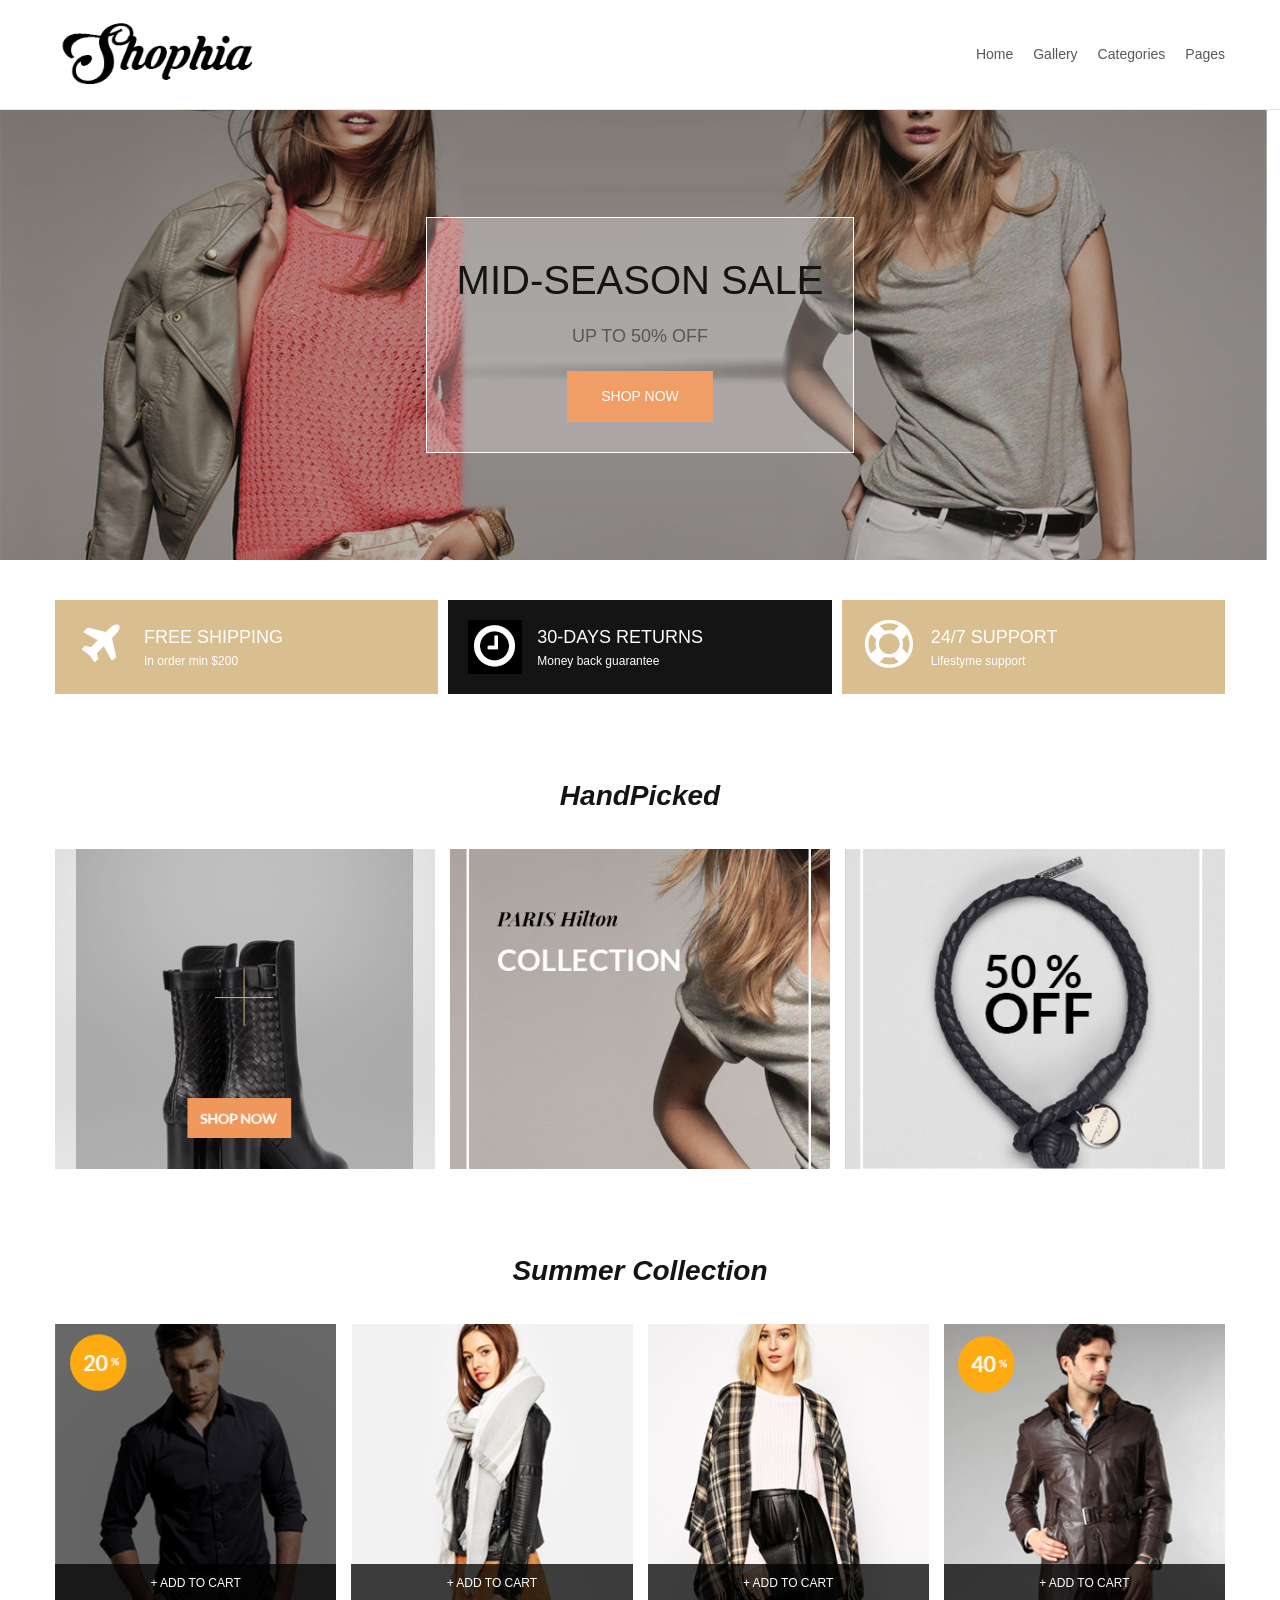
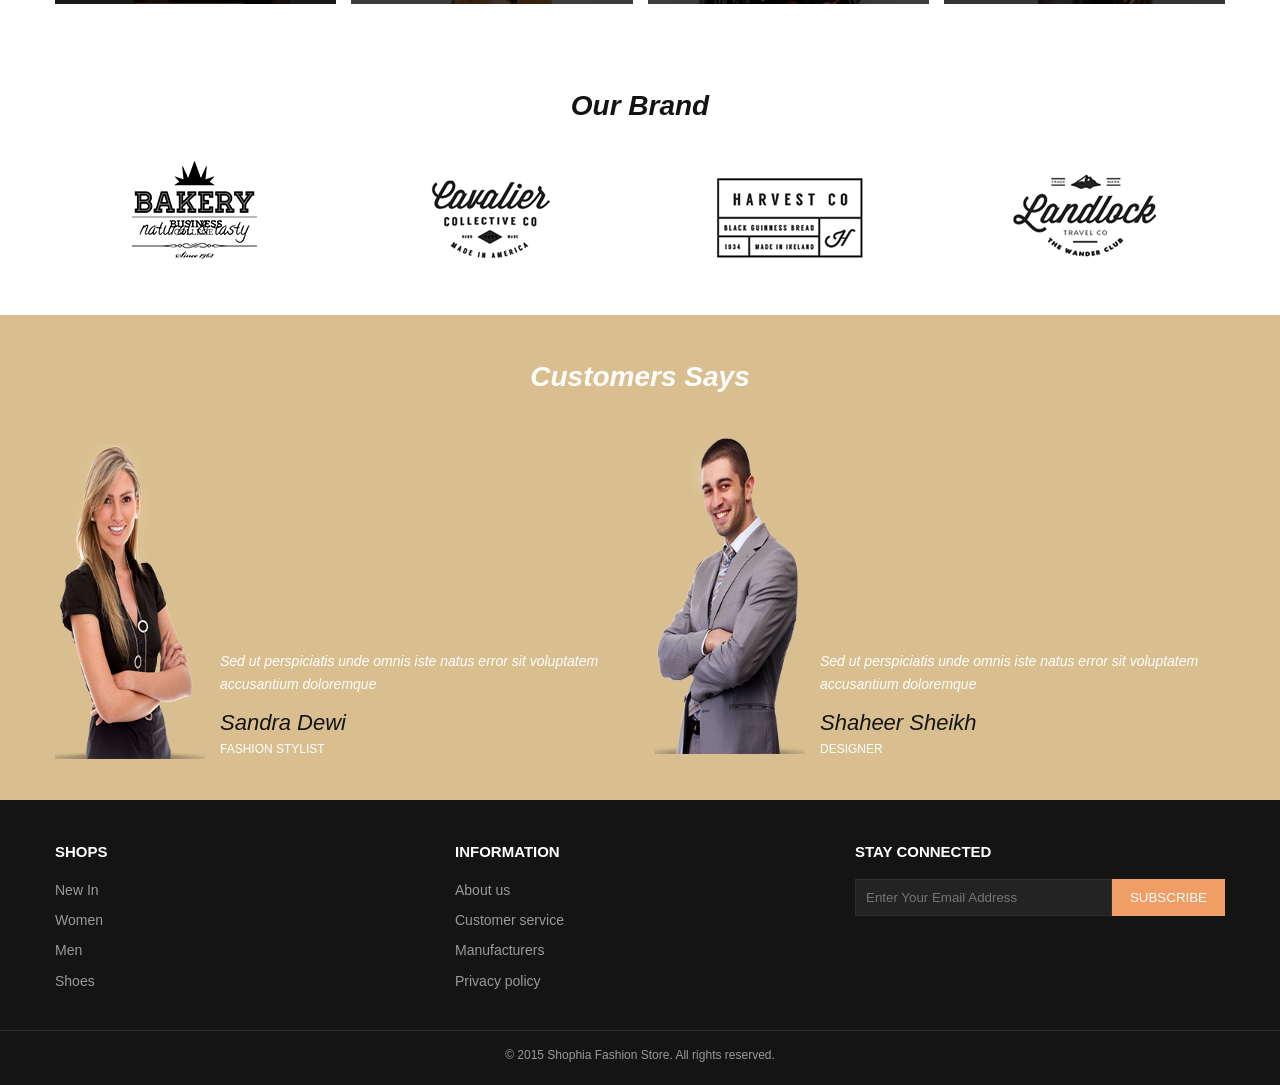
<file: index.html>
<!DOCTYPE html>
<html lang="en">
<head>
  <meta charset="utf-8">
  <meta name="viewport" content="width=device-width, initial-scale=1">
  <title>Shophia — Fashion Store</title>
  <meta name="description" content="Shophia fashion store: mid-season sale, hand picked and summer collection.">
  <link rel="stylesheet/less" type="text/css" href="less/style.less">
  <script src="js/less.min.js"></script>
</head>
<body>

<header class="header">
  <div class="container header__inner">
    <img class="logo" src="img/logo.png" width="200" height="79" alt="Shophia">
    <nav>
      <ul class="menu">
        <li><a href="#picked">Home</a></li>
        <li><a href="#picked">Gallery</a></li>
        <li><a href="#collection">Categories</a></li>
        <li><a href="#brands">Pages</a></li>
      </ul>
    </nav>
  </div>
</header>

<section class="hero">
  <div class="hero__box">
    <h1 class="hero__title">Mid-season sale</h1>
    <p class="hero__text">up to 50% off</p>
    <a class="btn" href="#collection">Shop now</a>
  </div>
</section>

<section class="features">
  <h2 class="visually-hidden">Advantages</h2>
  <div class="container features__list">
    <div class="feature">
      <img src="img/ic-ship.png" width="54" height="54" alt="">
      <div>
        <h3>Free shipping</h3>
        <p>In order min $200</p>
      </div>
    </div>
    <div class="feature feature--dark">
      <img src="img/ic-return.png" width="54" height="54" alt="">
      <div>
        <h3>30-days returns</h3>
        <p>Money back guarantee</p>
      </div>
    </div>
    <div class="feature">
      <img src="img/ic-support.png" width="54" height="54" alt="">
      <div>
        <h3>24/7 support</h3>
        <p>Lifestyme support</p>
      </div>
    </div>
  </div>
</section>

<section class="section" id="picked">
  <div class="container">
    <h2 class="title">HandPicked</h2>
    <div class="picked">
      <img src="img/hp-boots.png" width="399" height="397" alt="Leather boots">
      <img src="img/hp-paris.png" width="460" height="815" alt="Paris Hilton collection">
      <img src="img/hp-necklace.png" width="400" height="397" alt="Necklace with 50% off">
    </div>
  </div>
</section>

<section class="section" id="collection">
  <div class="container">
    <h2 class="title">Summer Collection</h2>
    <ul class="products">
      <li class="product">
        <img src="img/product-1.png" width="300" height="298" alt="Black shirt">
        <span class="product__cart">+ Add to cart</span>
      </li>
      <li class="product">
        <img src="img/product-2.png" width="300" height="298" alt="Leather jacket">
        <span class="product__cart">+ Add to cart</span>
      </li>
      <li class="product">
        <img src="img/product-3.png" width="300" height="298" alt="Checked poncho">
        <span class="product__cart">+ Add to cart</span>
      </li>
      <li class="product">
        <img src="img/product-4.png" width="300" height="298" alt="Brown coat">
        <span class="product__cart">+ Add to cart</span>
      </li>
    </ul>
  </div>
</section>

<section class="section" id="brands">
  <div class="container">
    <h2 class="title">Our Brand</h2>
    <ul class="brands">
      <li><img src="img/brand-1.png" width="170" height="110" alt="Bakery"></li>
      <li><img src="img/brand-2.png" width="170" height="110" alt="Cavalier"></li>
      <li><img src="img/brand-3.png" width="170" height="110" alt="Harvest Co"></li>
      <li><img src="img/brand-4.png" width="170" height="110" alt="Landlock"></li>
    </ul>
  </div>
</section>

<section class="reviews">
  <div class="container">
    <h2 class="title title--light">Customers Says</h2>
    <div class="reviews__list">
      <div class="review">
        <img src="img/person-1.png" width="200" height="330" alt="">
        <div>
          <p class="review__text">Sed ut perspiciatis unde omnis iste natus error sit voluptatem accusantium doloremque</p>
          <p class="review__name">Sandra Dewi</p>
          <p class="review__role">Fashion stylist</p>
        </div>
      </div>
      <div class="review">
        <img src="img/person-2.png" width="200" height="330" alt="">
        <div>
          <p class="review__text">Sed ut perspiciatis unde omnis iste natus error sit voluptatem accusantium doloremque</p>
          <p class="review__name">Shaheer Sheikh</p>
          <p class="review__role">Designer</p>
        </div>
      </div>
    </div>
  </div>
</section>

<footer class="footer">
  <div class="container footer__inner">
    <div class="footer__col">
      <h2>Shops</h2>
      <ul>
        <li><a href="#collection">New In</a></li>
        <li><a href="#collection">Women</a></li>
        <li><a href="#collection">Men</a></li>
        <li><a href="#collection">Shoes</a></li>
      </ul>
    </div>
    <div class="footer__col">
      <h2>Information</h2>
      <ul>
        <li><a href="#picked">About us</a></li>
        <li><a href="#picked">Customer service</a></li>
        <li><a href="#brands">Manufacturers</a></li>
        <li><a href="#picked">Privacy policy</a></li>
      </ul>
    </div>
    <div class="footer__col">
      <h2>Stay connected</h2>
      <form class="subscribe" action="#" method="post">
        <label class="visually-hidden" for="mail">Email</label>
        <input id="mail" type="email" name="mail" placeholder="Enter Your Email Address" required>
        <button type="submit">Subscribe</button>
      </form>
    </div>
  </div>
  <p class="footer__copy">© 2015 Shophia Fashion Store. All rights reserved.</p>
</footer>

</body>
</html>
</file>
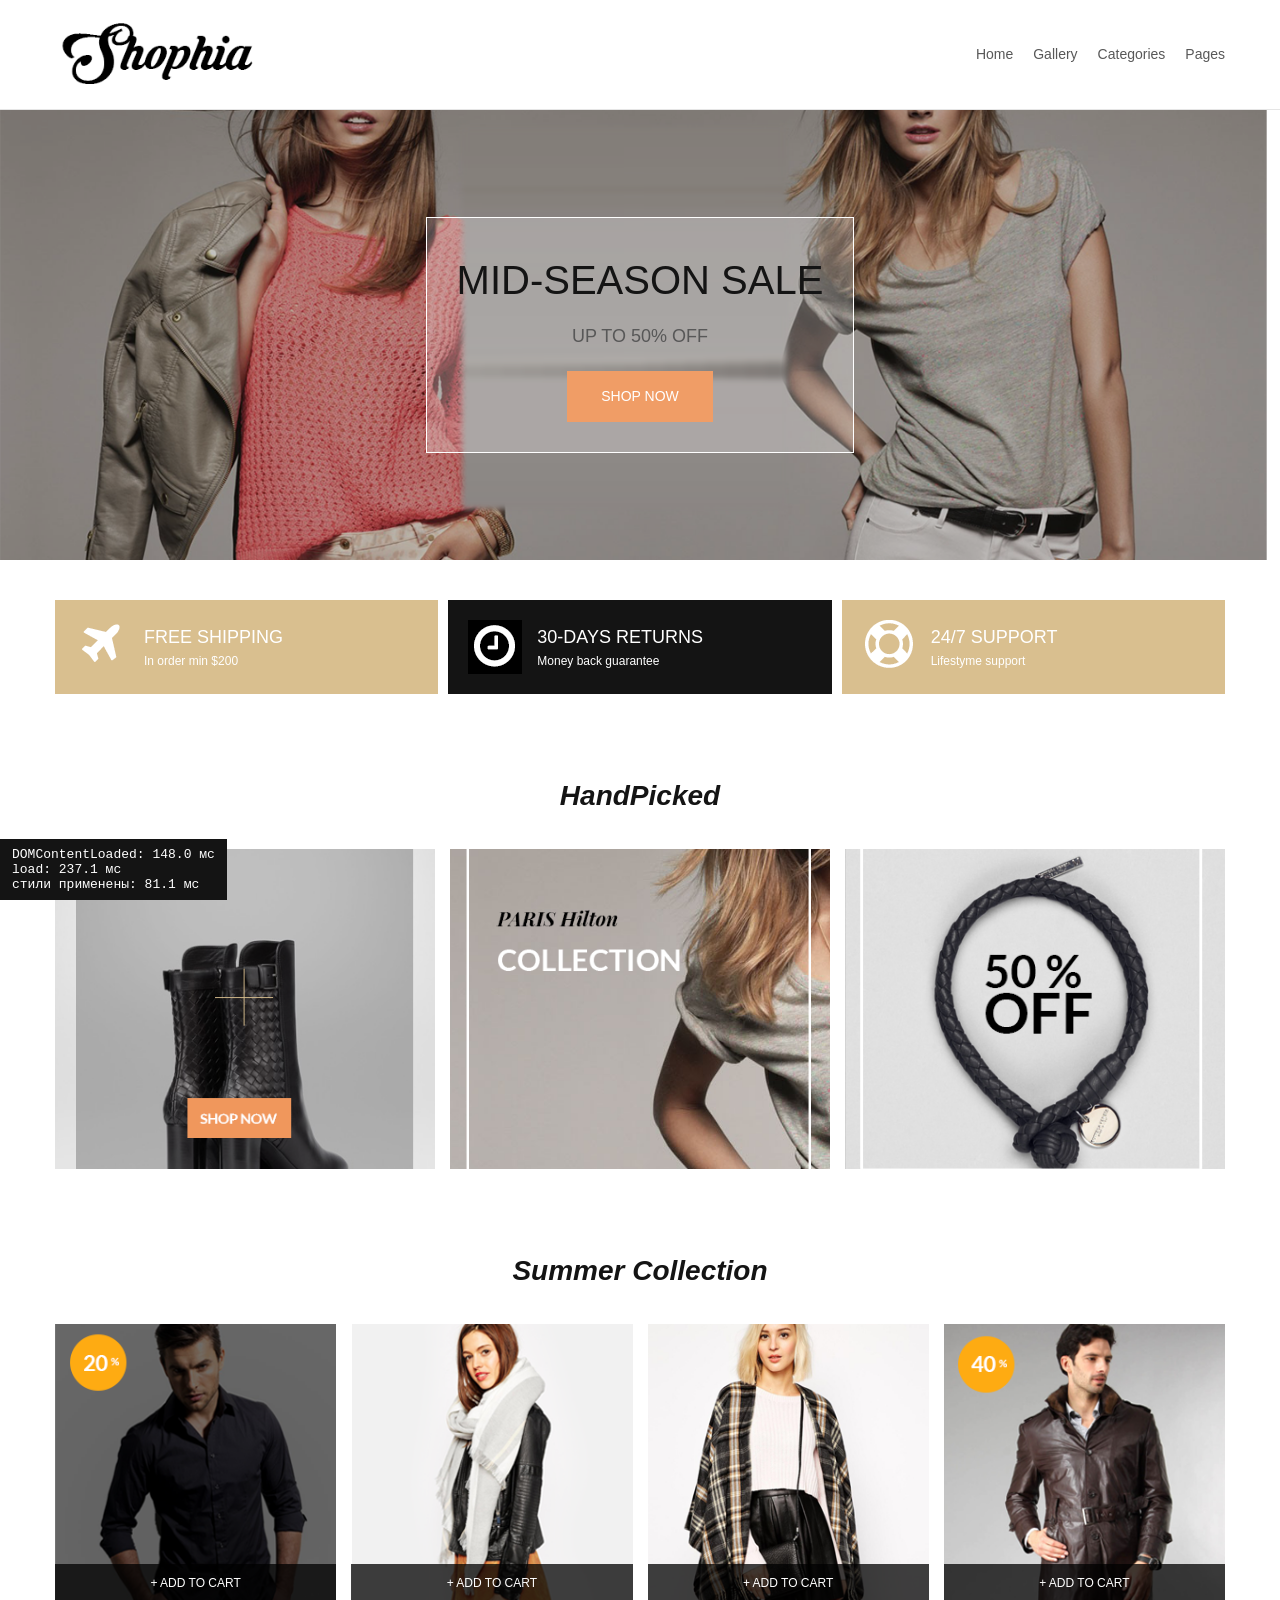
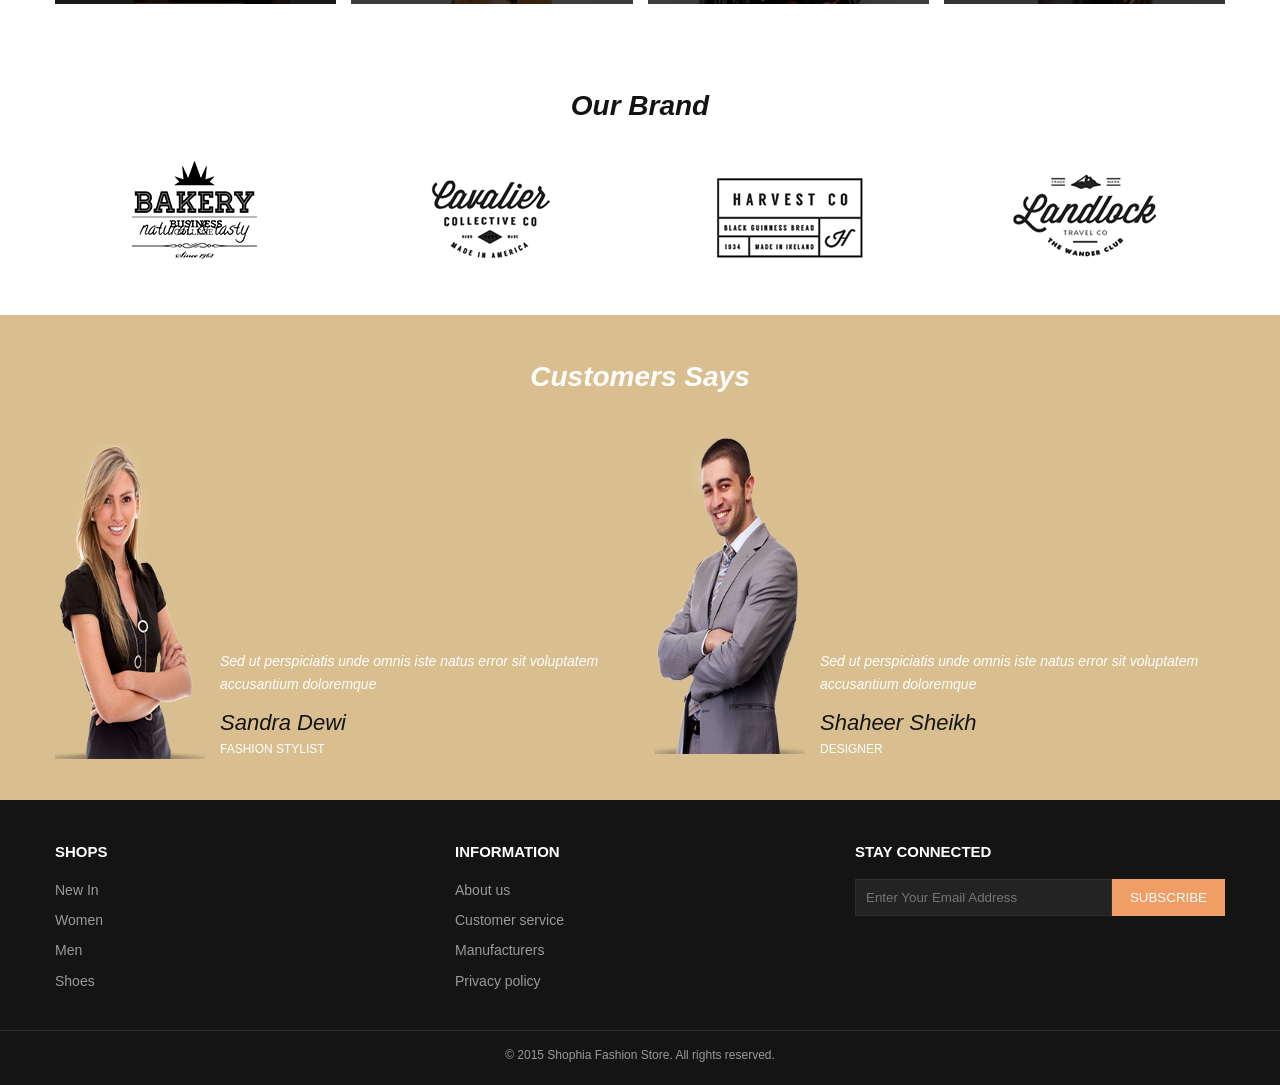
<file: adaptive-css/index.html>
<!DOCTYPE html>
<html lang="en">
<head>
  <meta charset="utf-8">
  <meta name="viewport" content="width=device-width, initial-scale=1">
  <title>Shophia. Адаптив, готовый CSS</title>
  <meta name="description" content="Shophia fashion store: mid-season sale, hand picked and summer collection.">
  <link rel="stylesheet" href="../css/style.css">
  <script src="../measure.js"></script>
</head>
<body>

<header class="header">
  <div class="container header__inner">
    <img class="logo" src="../img/logo.png" width="200" height="79" alt="Shophia">
    <nav>
      <ul class="menu">
        <li><a href="#picked">Home</a></li>
        <li><a href="#picked">Gallery</a></li>
        <li><a href="#collection">Categories</a></li>
        <li><a href="#brands">Pages</a></li>
      </ul>
    </nav>
  </div>
</header>

<section class="hero">
  <div class="hero__box">
    <h1 class="hero__title">Mid-season sale</h1>
    <p class="hero__text">up to 50% off</p>
    <a class="btn" href="#collection">Shop now</a>
  </div>
</section>

<section class="features">
  <h2 class="visually-hidden">Advantages</h2>
  <div class="container features__list">
    <div class="feature">
      <img src="../img/ic-ship.png" width="54" height="54" alt="">
      <div>
        <h3>Free shipping</h3>
        <p>In order min $200</p>
      </div>
    </div>
    <div class="feature feature--dark">
      <img src="../img/ic-return.png" width="54" height="54" alt="">
      <div>
        <h3>30-days returns</h3>
        <p>Money back guarantee</p>
      </div>
    </div>
    <div class="feature">
      <img src="../img/ic-support.png" width="54" height="54" alt="">
      <div>
        <h3>24/7 support</h3>
        <p>Lifestyme support</p>
      </div>
    </div>
  </div>
</section>

<section class="section" id="picked">
  <div class="container">
    <h2 class="title">HandPicked</h2>
    <div class="picked">
      <img src="../img/hp-boots.png" width="399" height="397" alt="Leather boots">
      <img src="../img/hp-paris.png" width="460" height="815" alt="Paris Hilton collection">
      <img src="../img/hp-necklace.png" width="400" height="397" alt="Necklace with 50% off">
    </div>
  </div>
</section>

<section class="section" id="collection">
  <div class="container">
    <h2 class="title">Summer Collection</h2>
    <ul class="products">
      <li class="product">
        <img src="../img/product-1.png" width="300" height="298" alt="Black shirt">
        <span class="product__cart">+ Add to cart</span>
      </li>
      <li class="product">
        <img src="../img/product-2.png" width="300" height="298" alt="Leather jacket">
        <span class="product__cart">+ Add to cart</span>
      </li>
      <li class="product">
        <img src="../img/product-3.png" width="300" height="298" alt="Checked poncho">
        <span class="product__cart">+ Add to cart</span>
      </li>
      <li class="product">
        <img src="../img/product-4.png" width="300" height="298" alt="Brown coat">
        <span class="product__cart">+ Add to cart</span>
      </li>
    </ul>
  </div>
</section>

<section class="section" id="brands">
  <div class="container">
    <h2 class="title">Our Brand</h2>
    <ul class="brands">
      <li><img src="../img/brand-1.png" width="170" height="110" alt="Bakery"></li>
      <li><img src="../img/brand-2.png" width="170" height="110" alt="Cavalier"></li>
      <li><img src="../img/brand-3.png" width="170" height="110" alt="Harvest Co"></li>
      <li><img src="../img/brand-4.png" width="170" height="110" alt="Landlock"></li>
    </ul>
  </div>
</section>

<section class="reviews">
  <div class="container">
    <h2 class="title title--light">Customers Says</h2>
    <div class="reviews__list">
      <div class="review">
        <img src="../img/person-1.png" width="200" height="330" alt="">
        <div>
          <p class="review__text">Sed ut perspiciatis unde omnis iste natus error sit voluptatem accusantium doloremque</p>
          <p class="review__name">Sandra Dewi</p>
          <p class="review__role">Fashion stylist</p>
        </div>
      </div>
      <div class="review">
        <img src="../img/person-2.png" width="200" height="330" alt="">
        <div>
          <p class="review__text">Sed ut perspiciatis unde omnis iste natus error sit voluptatem accusantium doloremque</p>
          <p class="review__name">Shaheer Sheikh</p>
          <p class="review__role">Designer</p>
        </div>
      </div>
    </div>
  </div>
</section>

<footer class="footer">
  <div class="container footer__inner">
    <div class="footer__col">
      <h2>Shops</h2>
      <ul>
        <li><a href="#collection">New In</a></li>
        <li><a href="#collection">Women</a></li>
        <li><a href="#collection">Men</a></li>
        <li><a href="#collection">Shoes</a></li>
      </ul>
    </div>
    <div class="footer__col">
      <h2>Information</h2>
      <ul>
        <li><a href="#picked">About us</a></li>
        <li><a href="#picked">Customer service</a></li>
        <li><a href="#brands">Manufacturers</a></li>
        <li><a href="#picked">Privacy policy</a></li>
      </ul>
    </div>
    <div class="footer__col">
      <h2>Stay connected</h2>
      <form class="subscribe" action="#" method="post">
        <label class="visually-hidden" for="mail">Email</label>
        <input id="mail" type="email" name="mail" placeholder="Enter Your Email Address" required>
        <button type="submit">Subscribe</button>
      </form>
    </div>
  </div>
  <p class="footer__copy">© 2015 Shophia Fashion Store. All rights reserved.</p>
</footer>

</body>
</html>
</file>
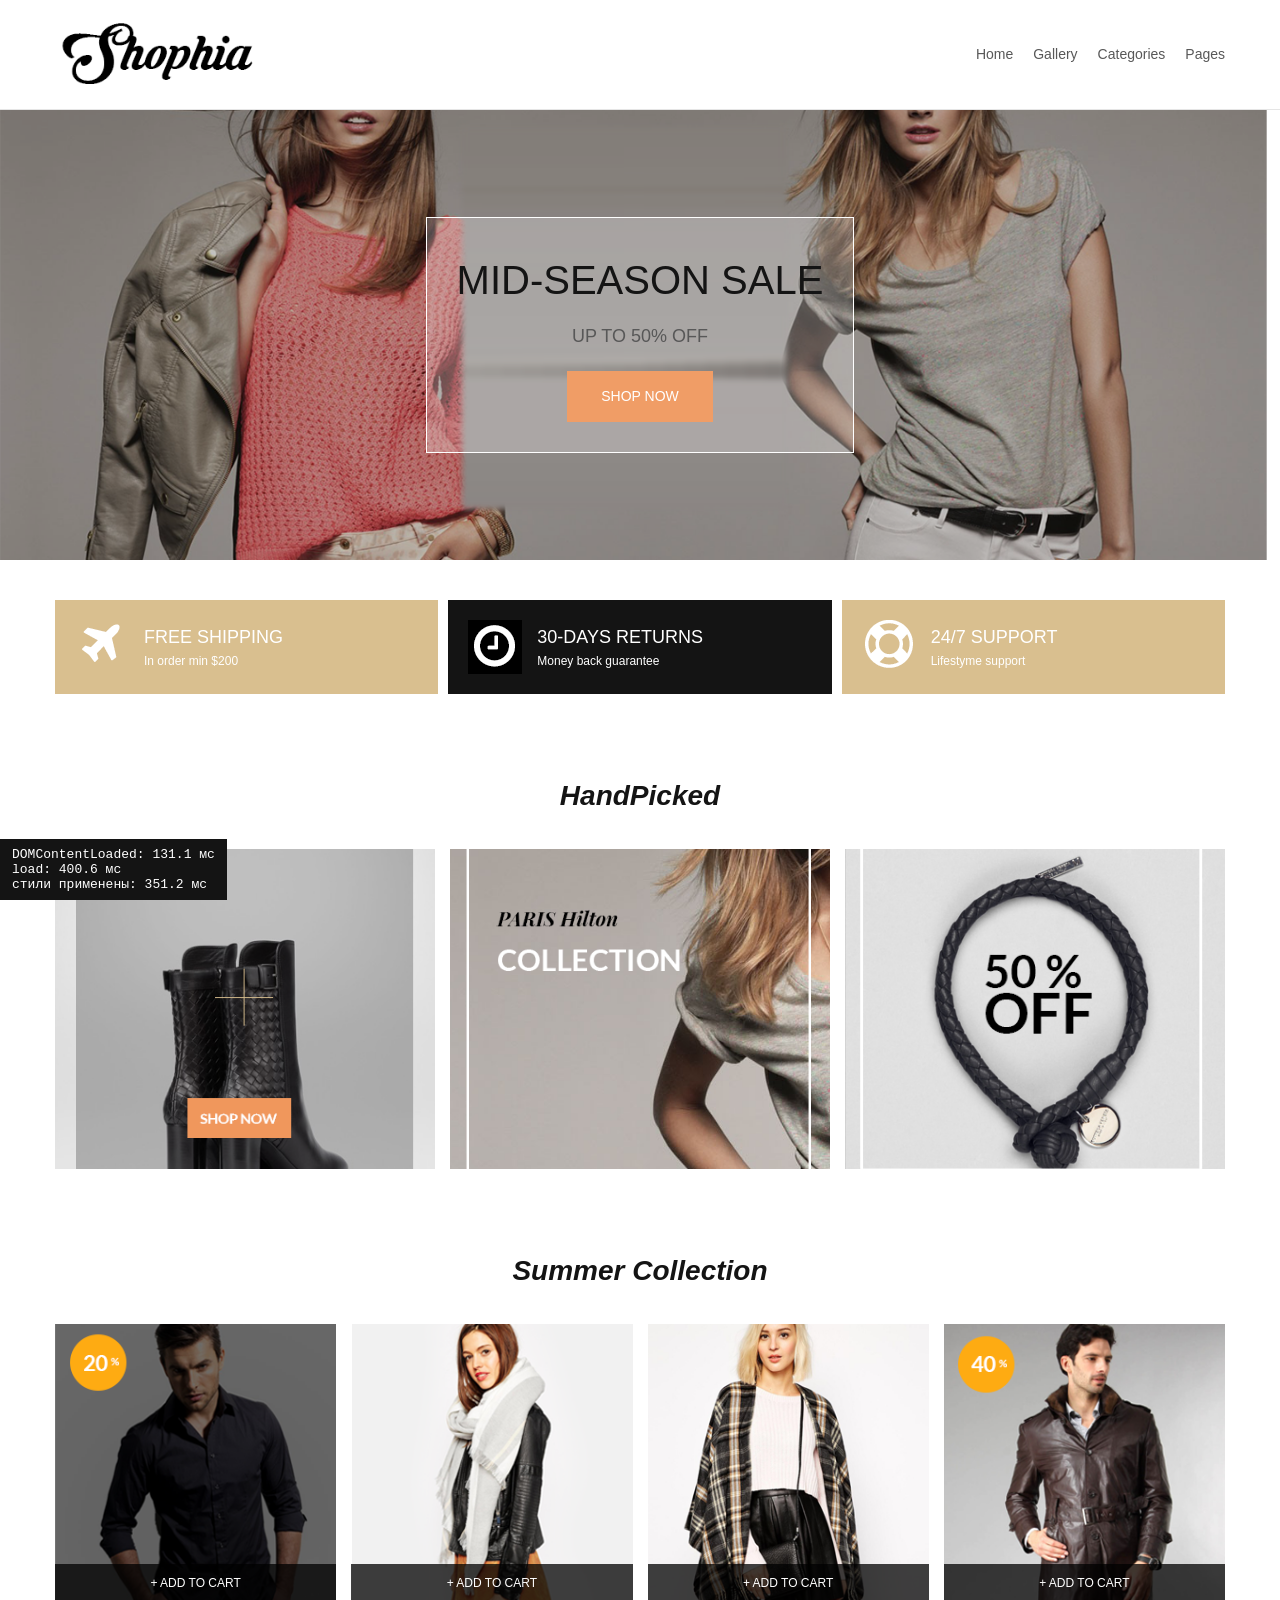
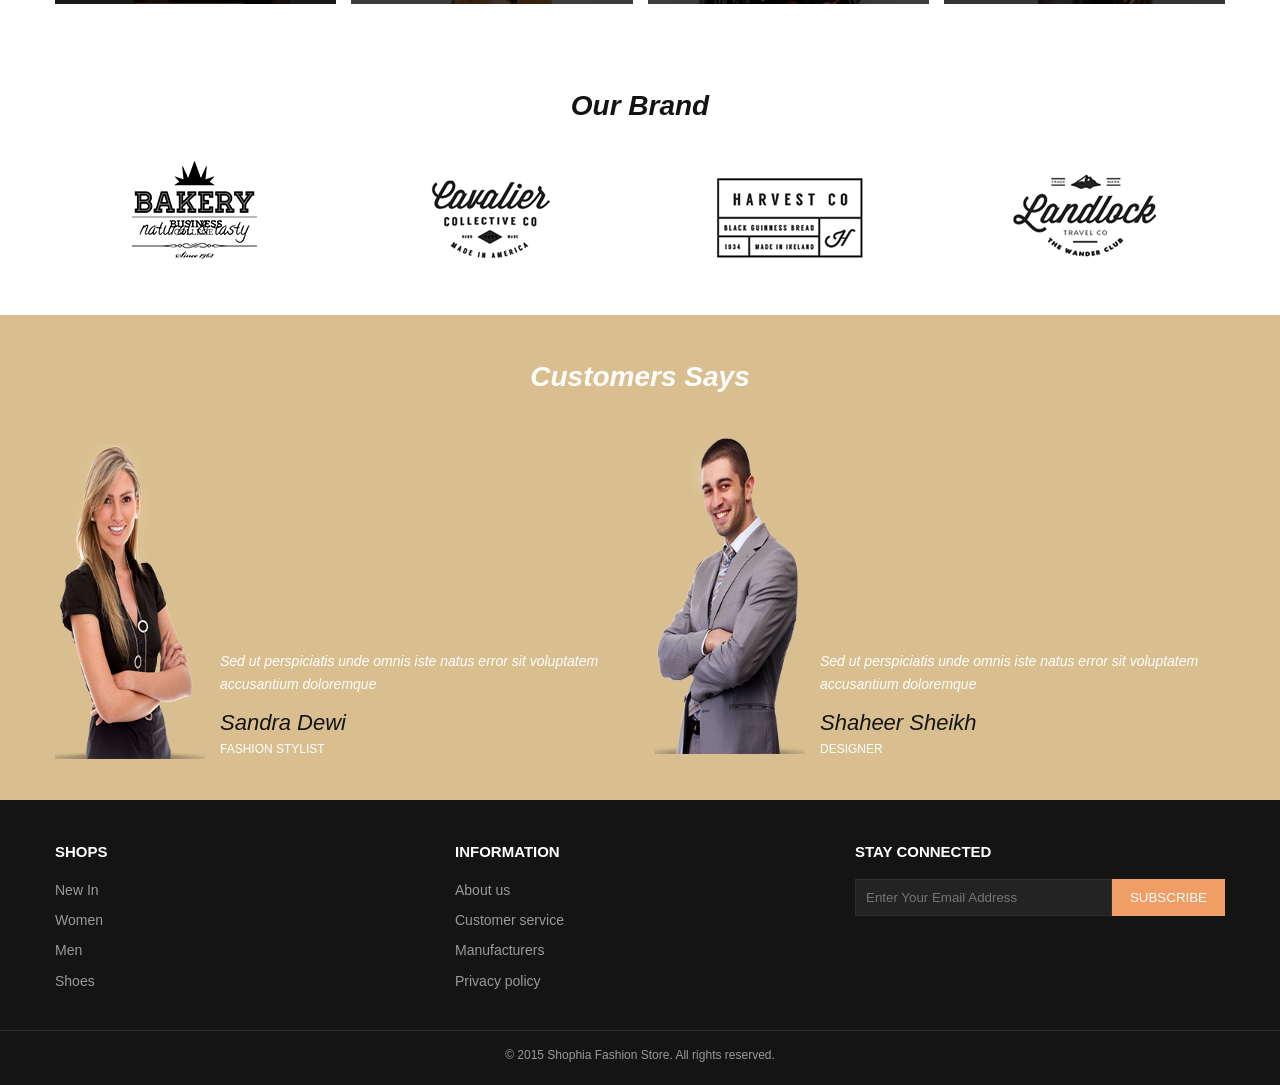
<file: adaptive-less/index.html>
<!DOCTYPE html>
<html lang="en">
<head>
  <meta charset="utf-8">
  <meta name="viewport" content="width=device-width, initial-scale=1">
  <title>Shophia. Адаптив, LESS в браузере</title>
  <meta name="description" content="Shophia fashion store: mid-season sale, hand picked and summer collection.">
  <link rel="stylesheet/less" type="text/css" href="../less/style.less">
  <script src="../js/less.min.js"></script>
  <script src="../measure.js"></script>
</head>
<body>

<header class="header">
  <div class="container header__inner">
    <img class="logo" src="../img/logo.png" width="200" height="79" alt="Shophia">
    <nav>
      <ul class="menu">
        <li><a href="#picked">Home</a></li>
        <li><a href="#picked">Gallery</a></li>
        <li><a href="#collection">Categories</a></li>
        <li><a href="#brands">Pages</a></li>
      </ul>
    </nav>
  </div>
</header>

<section class="hero">
  <div class="hero__box">
    <h1 class="hero__title">Mid-season sale</h1>
    <p class="hero__text">up to 50% off</p>
    <a class="btn" href="#collection">Shop now</a>
  </div>
</section>

<section class="features">
  <h2 class="visually-hidden">Advantages</h2>
  <div class="container features__list">
    <div class="feature">
      <img src="../img/ic-ship.png" width="54" height="54" alt="">
      <div>
        <h3>Free shipping</h3>
        <p>In order min $200</p>
      </div>
    </div>
    <div class="feature feature--dark">
      <img src="../img/ic-return.png" width="54" height="54" alt="">
      <div>
        <h3>30-days returns</h3>
        <p>Money back guarantee</p>
      </div>
    </div>
    <div class="feature">
      <img src="../img/ic-support.png" width="54" height="54" alt="">
      <div>
        <h3>24/7 support</h3>
        <p>Lifestyme support</p>
      </div>
    </div>
  </div>
</section>

<section class="section" id="picked">
  <div class="container">
    <h2 class="title">HandPicked</h2>
    <div class="picked">
      <img src="../img/hp-boots.png" width="399" height="397" alt="Leather boots">
      <img src="../img/hp-paris.png" width="460" height="815" alt="Paris Hilton collection">
      <img src="../img/hp-necklace.png" width="400" height="397" alt="Necklace with 50% off">
    </div>
  </div>
</section>

<section class="section" id="collection">
  <div class="container">
    <h2 class="title">Summer Collection</h2>
    <ul class="products">
      <li class="product">
        <img src="../img/product-1.png" width="300" height="298" alt="Black shirt">
        <span class="product__cart">+ Add to cart</span>
      </li>
      <li class="product">
        <img src="../img/product-2.png" width="300" height="298" alt="Leather jacket">
        <span class="product__cart">+ Add to cart</span>
      </li>
      <li class="product">
        <img src="../img/product-3.png" width="300" height="298" alt="Checked poncho">
        <span class="product__cart">+ Add to cart</span>
      </li>
      <li class="product">
        <img src="../img/product-4.png" width="300" height="298" alt="Brown coat">
        <span class="product__cart">+ Add to cart</span>
      </li>
    </ul>
  </div>
</section>

<section class="section" id="brands">
  <div class="container">
    <h2 class="title">Our Brand</h2>
    <ul class="brands">
      <li><img src="../img/brand-1.png" width="170" height="110" alt="Bakery"></li>
      <li><img src="../img/brand-2.png" width="170" height="110" alt="Cavalier"></li>
      <li><img src="../img/brand-3.png" width="170" height="110" alt="Harvest Co"></li>
      <li><img src="../img/brand-4.png" width="170" height="110" alt="Landlock"></li>
    </ul>
  </div>
</section>

<section class="reviews">
  <div class="container">
    <h2 class="title title--light">Customers Says</h2>
    <div class="reviews__list">
      <div class="review">
        <img src="../img/person-1.png" width="200" height="330" alt="">
        <div>
          <p class="review__text">Sed ut perspiciatis unde omnis iste natus error sit voluptatem accusantium doloremque</p>
          <p class="review__name">Sandra Dewi</p>
          <p class="review__role">Fashion stylist</p>
        </div>
      </div>
      <div class="review">
        <img src="../img/person-2.png" width="200" height="330" alt="">
        <div>
          <p class="review__text">Sed ut perspiciatis unde omnis iste natus error sit voluptatem accusantium doloremque</p>
          <p class="review__name">Shaheer Sheikh</p>
          <p class="review__role">Designer</p>
        </div>
      </div>
    </div>
  </div>
</section>

<footer class="footer">
  <div class="container footer__inner">
    <div class="footer__col">
      <h2>Shops</h2>
      <ul>
        <li><a href="#collection">New In</a></li>
        <li><a href="#collection">Women</a></li>
        <li><a href="#collection">Men</a></li>
        <li><a href="#collection">Shoes</a></li>
      </ul>
    </div>
    <div class="footer__col">
      <h2>Information</h2>
      <ul>
        <li><a href="#picked">About us</a></li>
        <li><a href="#picked">Customer service</a></li>
        <li><a href="#brands">Manufacturers</a></li>
        <li><a href="#picked">Privacy policy</a></li>
      </ul>
    </div>
    <div class="footer__col">
      <h2>Stay connected</h2>
      <form class="subscribe" action="#" method="post">
        <label class="visually-hidden" for="mail">Email</label>
        <input id="mail" type="email" name="mail" placeholder="Enter Your Email Address" required>
        <button type="submit">Subscribe</button>
      </form>
    </div>
  </div>
  <p class="footer__copy">© 2015 Shophia Fashion Store. All rights reserved.</p>
</footer>

</body>
</html>
</file>
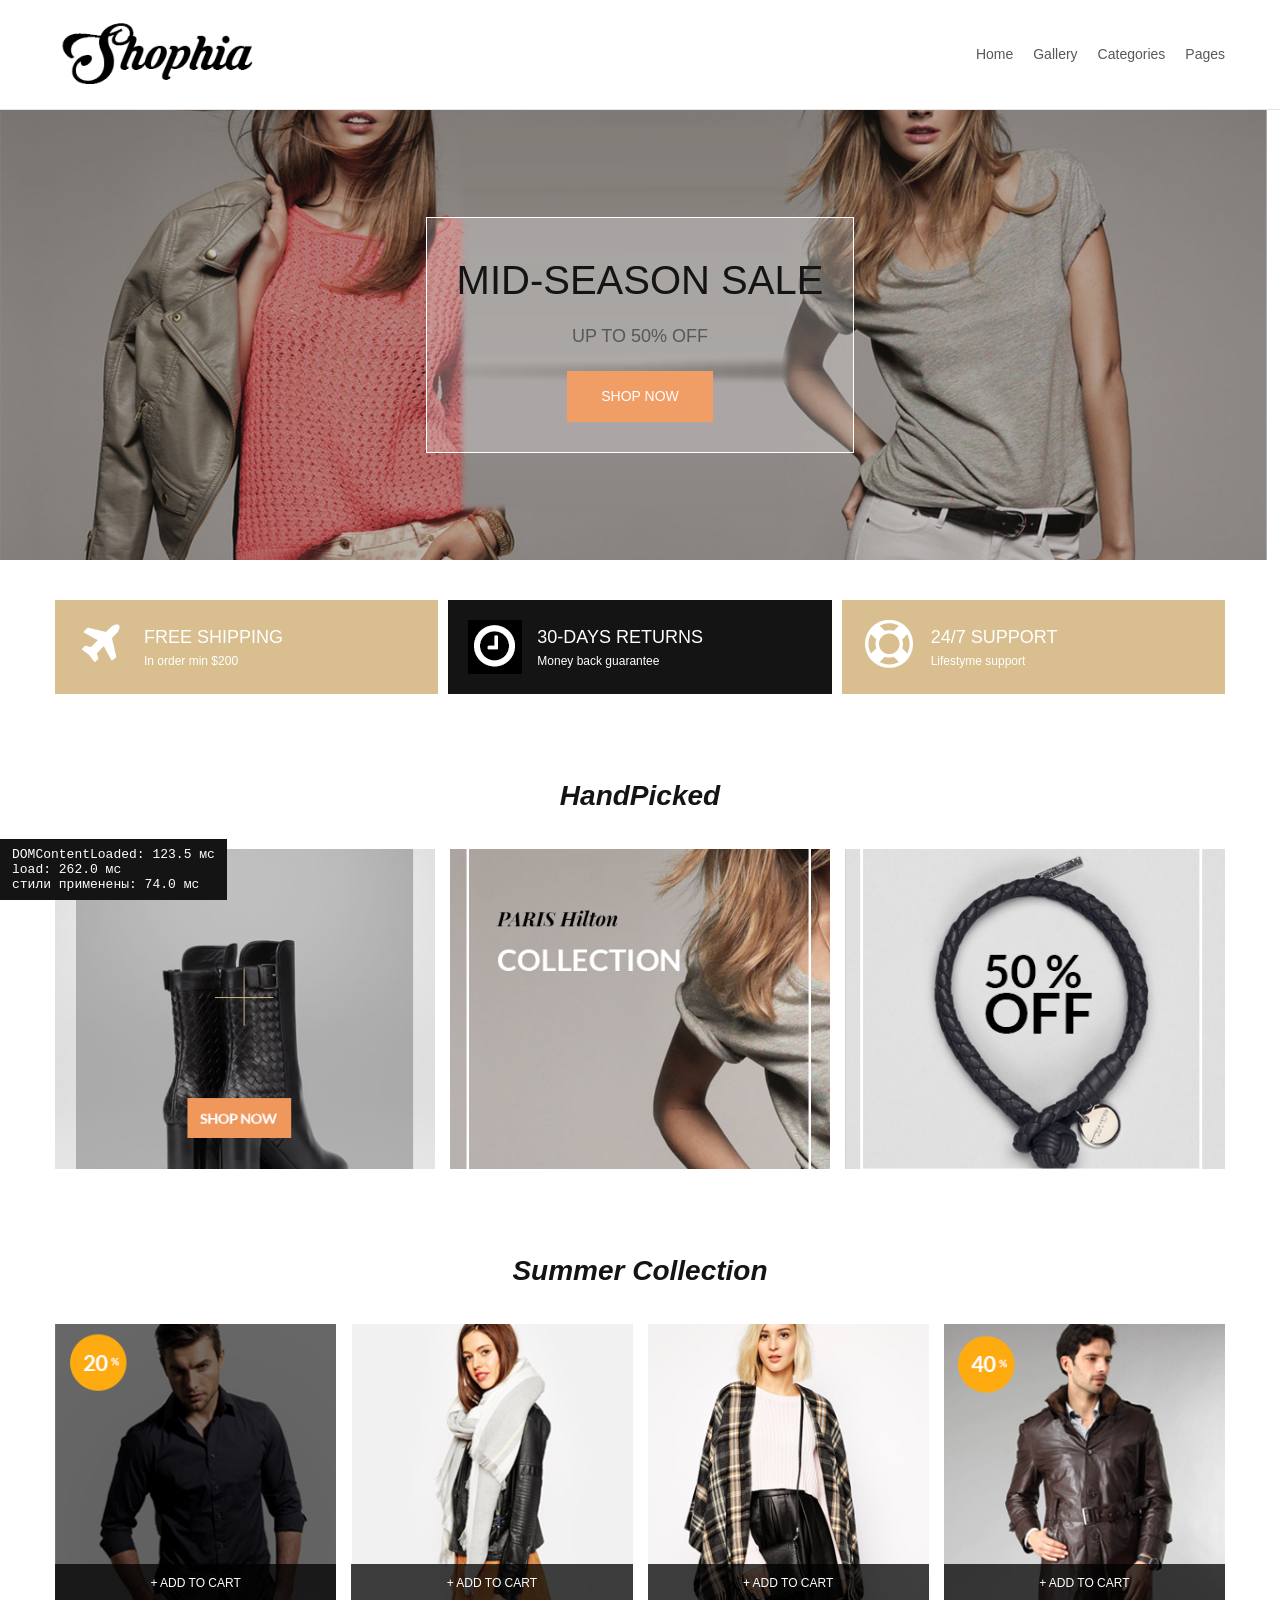
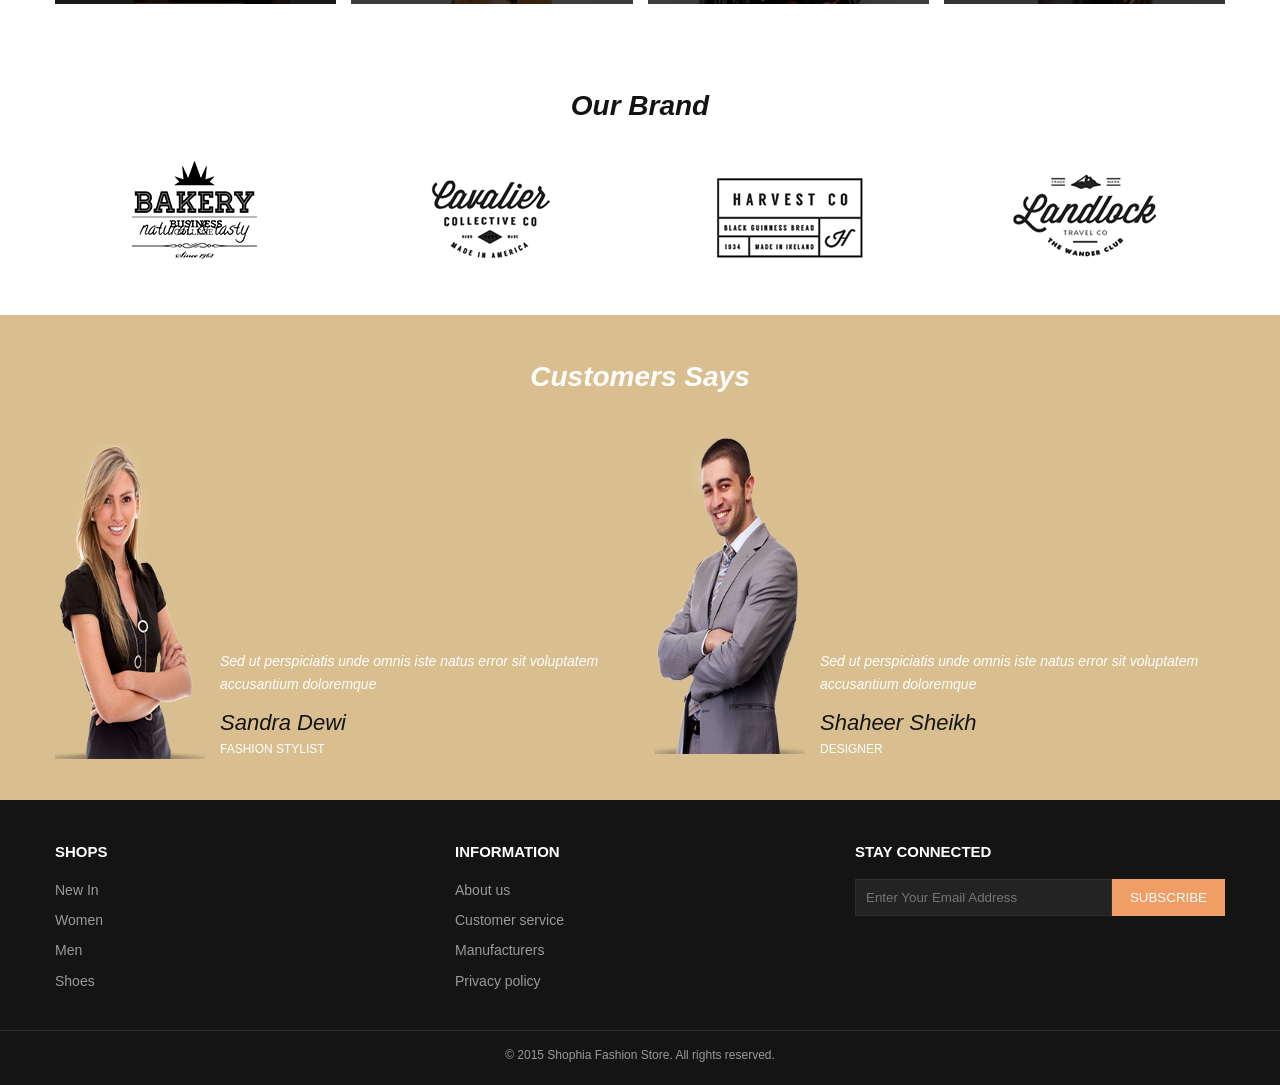
<file: desktop-css/index.html>
<!DOCTYPE html>
<html lang="en">
<head>
  <meta charset="utf-8">
  <title>Shophia. Десктоп, готовый CSS</title>
  <meta name="description" content="Shophia fashion store: mid-season sale, hand picked and summer collection.">
  <link rel="stylesheet" href="../css/style-desktop.css">
  <script src="../measure.js"></script>
</head>
<body>

<header class="header">
  <div class="container header__inner">
    <img class="logo" src="../img/logo.png" width="200" height="79" alt="Shophia">
    <nav>
      <ul class="menu">
        <li><a href="#picked">Home</a></li>
        <li><a href="#picked">Gallery</a></li>
        <li><a href="#collection">Categories</a></li>
        <li><a href="#brands">Pages</a></li>
      </ul>
    </nav>
  </div>
</header>

<section class="hero">
  <div class="hero__box">
    <h1 class="hero__title">Mid-season sale</h1>
    <p class="hero__text">up to 50% off</p>
    <a class="btn" href="#collection">Shop now</a>
  </div>
</section>

<section class="features">
  <h2 class="visually-hidden">Advantages</h2>
  <div class="container features__list">
    <div class="feature">
      <img src="../img/ic-ship.png" width="54" height="54" alt="">
      <div>
        <h3>Free shipping</h3>
        <p>In order min $200</p>
      </div>
    </div>
    <div class="feature feature--dark">
      <img src="../img/ic-return.png" width="54" height="54" alt="">
      <div>
        <h3>30-days returns</h3>
        <p>Money back guarantee</p>
      </div>
    </div>
    <div class="feature">
      <img src="../img/ic-support.png" width="54" height="54" alt="">
      <div>
        <h3>24/7 support</h3>
        <p>Lifestyme support</p>
      </div>
    </div>
  </div>
</section>

<section class="section" id="picked">
  <div class="container">
    <h2 class="title">HandPicked</h2>
    <div class="picked">
      <img src="../img/hp-boots.png" width="399" height="397" alt="Leather boots">
      <img src="../img/hp-paris.png" width="460" height="815" alt="Paris Hilton collection">
      <img src="../img/hp-necklace.png" width="400" height="397" alt="Necklace with 50% off">
    </div>
  </div>
</section>

<section class="section" id="collection">
  <div class="container">
    <h2 class="title">Summer Collection</h2>
    <ul class="products">
      <li class="product">
        <img src="../img/product-1.png" width="300" height="298" alt="Black shirt">
        <span class="product__cart">+ Add to cart</span>
      </li>
      <li class="product">
        <img src="../img/product-2.png" width="300" height="298" alt="Leather jacket">
        <span class="product__cart">+ Add to cart</span>
      </li>
      <li class="product">
        <img src="../img/product-3.png" width="300" height="298" alt="Checked poncho">
        <span class="product__cart">+ Add to cart</span>
      </li>
      <li class="product">
        <img src="../img/product-4.png" width="300" height="298" alt="Brown coat">
        <span class="product__cart">+ Add to cart</span>
      </li>
    </ul>
  </div>
</section>

<section class="section" id="brands">
  <div class="container">
    <h2 class="title">Our Brand</h2>
    <ul class="brands">
      <li><img src="../img/brand-1.png" width="170" height="110" alt="Bakery"></li>
      <li><img src="../img/brand-2.png" width="170" height="110" alt="Cavalier"></li>
      <li><img src="../img/brand-3.png" width="170" height="110" alt="Harvest Co"></li>
      <li><img src="../img/brand-4.png" width="170" height="110" alt="Landlock"></li>
    </ul>
  </div>
</section>

<section class="reviews">
  <div class="container">
    <h2 class="title title--light">Customers Says</h2>
    <div class="reviews__list">
      <div class="review">
        <img src="../img/person-1.png" width="200" height="330" alt="">
        <div>
          <p class="review__text">Sed ut perspiciatis unde omnis iste natus error sit voluptatem accusantium doloremque</p>
          <p class="review__name">Sandra Dewi</p>
          <p class="review__role">Fashion stylist</p>
        </div>
      </div>
      <div class="review">
        <img src="../img/person-2.png" width="200" height="330" alt="">
        <div>
          <p class="review__text">Sed ut perspiciatis unde omnis iste natus error sit voluptatem accusantium doloremque</p>
          <p class="review__name">Shaheer Sheikh</p>
          <p class="review__role">Designer</p>
        </div>
      </div>
    </div>
  </div>
</section>

<footer class="footer">
  <div class="container footer__inner">
    <div class="footer__col">
      <h2>Shops</h2>
      <ul>
        <li><a href="#collection">New In</a></li>
        <li><a href="#collection">Women</a></li>
        <li><a href="#collection">Men</a></li>
        <li><a href="#collection">Shoes</a></li>
      </ul>
    </div>
    <div class="footer__col">
      <h2>Information</h2>
      <ul>
        <li><a href="#picked">About us</a></li>
        <li><a href="#picked">Customer service</a></li>
        <li><a href="#brands">Manufacturers</a></li>
        <li><a href="#picked">Privacy policy</a></li>
      </ul>
    </div>
    <div class="footer__col">
      <h2>Stay connected</h2>
      <form class="subscribe" action="#" method="post">
        <label class="visually-hidden" for="mail">Email</label>
        <input id="mail" type="email" name="mail" placeholder="Enter Your Email Address" required>
        <button type="submit">Subscribe</button>
      </form>
    </div>
  </div>
  <p class="footer__copy">© 2015 Shophia Fashion Store. All rights reserved.</p>
</footer>

</body>
</html>
</file>
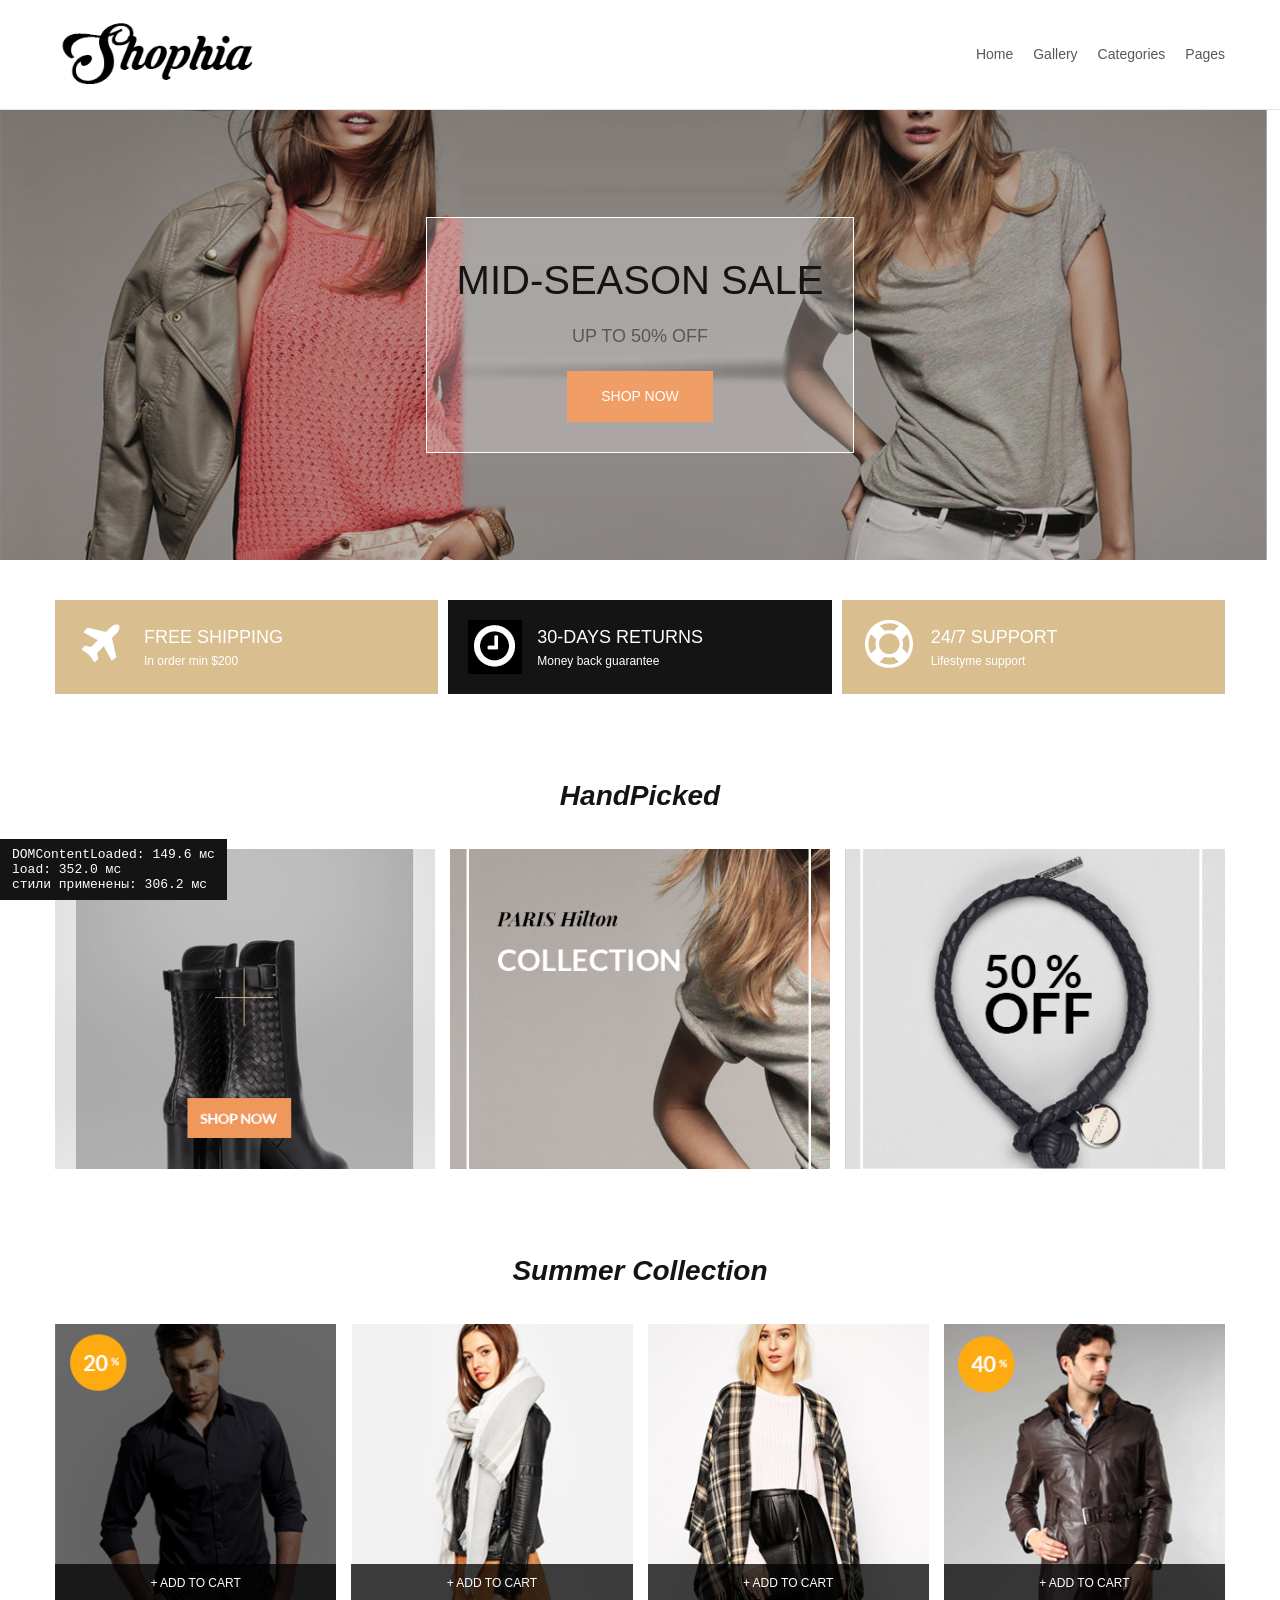
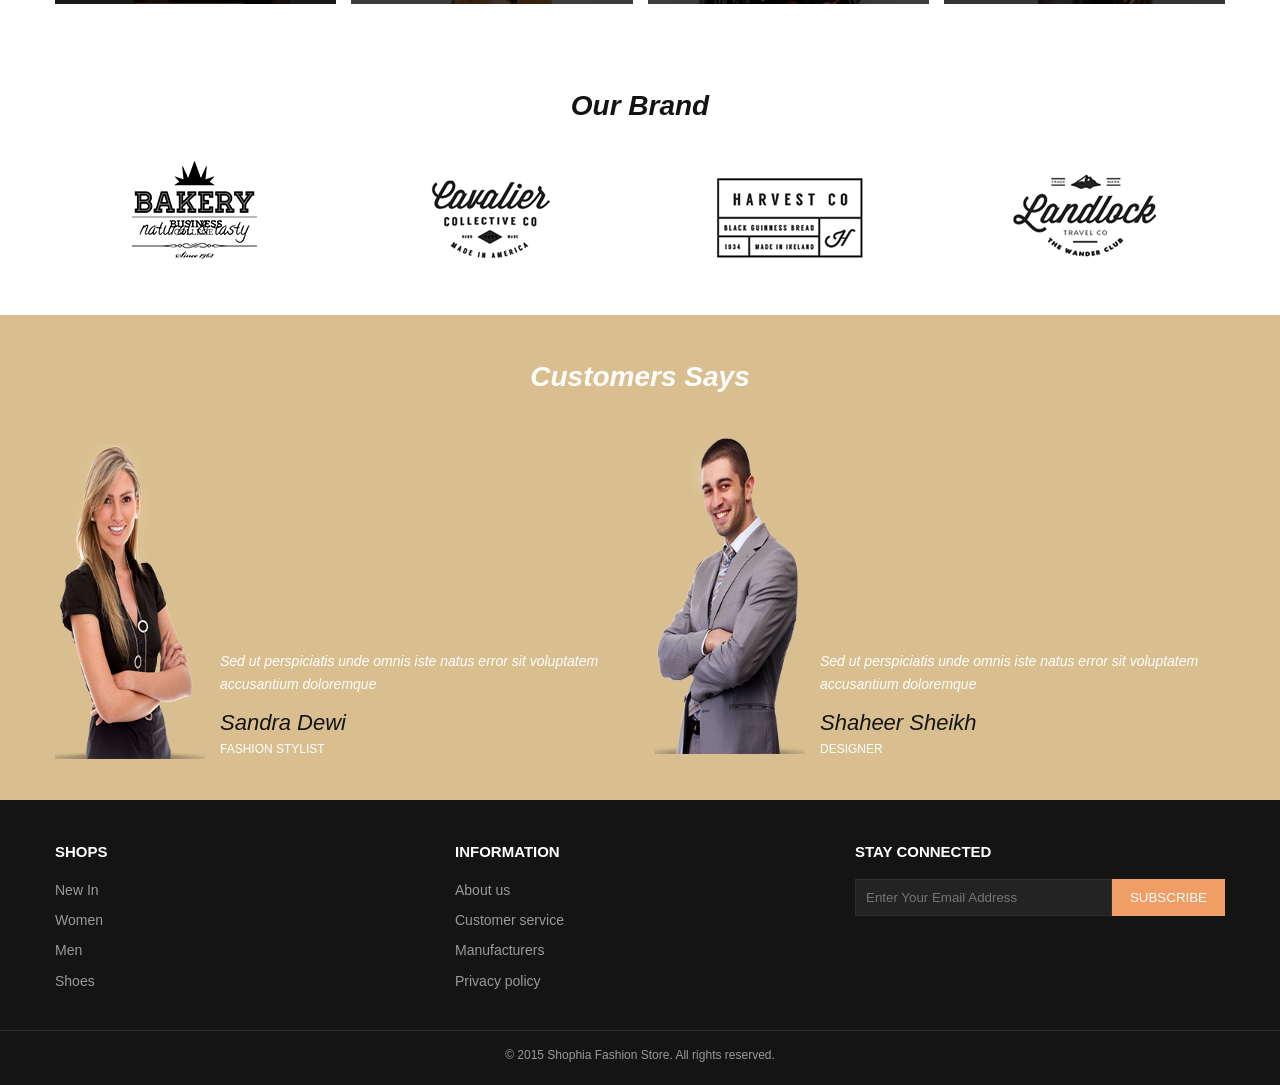
<file: desktop-less/index.html>
<!DOCTYPE html>
<html lang="en">
<head>
  <meta charset="utf-8">
  <title>Shophia. Десктоп, LESS в браузере</title>
  <meta name="description" content="Shophia fashion store: mid-season sale, hand picked and summer collection.">
  <link rel="stylesheet/less" type="text/css" href="../less/style-desktop.less">
  <script src="../js/less.min.js"></script>
  <script src="../measure.js"></script>
</head>
<body>

<header class="header">
  <div class="container header__inner">
    <img class="logo" src="../img/logo.png" width="200" height="79" alt="Shophia">
    <nav>
      <ul class="menu">
        <li><a href="#picked">Home</a></li>
        <li><a href="#picked">Gallery</a></li>
        <li><a href="#collection">Categories</a></li>
        <li><a href="#brands">Pages</a></li>
      </ul>
    </nav>
  </div>
</header>

<section class="hero">
  <div class="hero__box">
    <h1 class="hero__title">Mid-season sale</h1>
    <p class="hero__text">up to 50% off</p>
    <a class="btn" href="#collection">Shop now</a>
  </div>
</section>

<section class="features">
  <h2 class="visually-hidden">Advantages</h2>
  <div class="container features__list">
    <div class="feature">
      <img src="../img/ic-ship.png" width="54" height="54" alt="">
      <div>
        <h3>Free shipping</h3>
        <p>In order min $200</p>
      </div>
    </div>
    <div class="feature feature--dark">
      <img src="../img/ic-return.png" width="54" height="54" alt="">
      <div>
        <h3>30-days returns</h3>
        <p>Money back guarantee</p>
      </div>
    </div>
    <div class="feature">
      <img src="../img/ic-support.png" width="54" height="54" alt="">
      <div>
        <h3>24/7 support</h3>
        <p>Lifestyme support</p>
      </div>
    </div>
  </div>
</section>

<section class="section" id="picked">
  <div class="container">
    <h2 class="title">HandPicked</h2>
    <div class="picked">
      <img src="../img/hp-boots.png" width="399" height="397" alt="Leather boots">
      <img src="../img/hp-paris.png" width="460" height="815" alt="Paris Hilton collection">
      <img src="../img/hp-necklace.png" width="400" height="397" alt="Necklace with 50% off">
    </div>
  </div>
</section>

<section class="section" id="collection">
  <div class="container">
    <h2 class="title">Summer Collection</h2>
    <ul class="products">
      <li class="product">
        <img src="../img/product-1.png" width="300" height="298" alt="Black shirt">
        <span class="product__cart">+ Add to cart</span>
      </li>
      <li class="product">
        <img src="../img/product-2.png" width="300" height="298" alt="Leather jacket">
        <span class="product__cart">+ Add to cart</span>
      </li>
      <li class="product">
        <img src="../img/product-3.png" width="300" height="298" alt="Checked poncho">
        <span class="product__cart">+ Add to cart</span>
      </li>
      <li class="product">
        <img src="../img/product-4.png" width="300" height="298" alt="Brown coat">
        <span class="product__cart">+ Add to cart</span>
      </li>
    </ul>
  </div>
</section>

<section class="section" id="brands">
  <div class="container">
    <h2 class="title">Our Brand</h2>
    <ul class="brands">
      <li><img src="../img/brand-1.png" width="170" height="110" alt="Bakery"></li>
      <li><img src="../img/brand-2.png" width="170" height="110" alt="Cavalier"></li>
      <li><img src="../img/brand-3.png" width="170" height="110" alt="Harvest Co"></li>
      <li><img src="../img/brand-4.png" width="170" height="110" alt="Landlock"></li>
    </ul>
  </div>
</section>

<section class="reviews">
  <div class="container">
    <h2 class="title title--light">Customers Says</h2>
    <div class="reviews__list">
      <div class="review">
        <img src="../img/person-1.png" width="200" height="330" alt="">
        <div>
          <p class="review__text">Sed ut perspiciatis unde omnis iste natus error sit voluptatem accusantium doloremque</p>
          <p class="review__name">Sandra Dewi</p>
          <p class="review__role">Fashion stylist</p>
        </div>
      </div>
      <div class="review">
        <img src="../img/person-2.png" width="200" height="330" alt="">
        <div>
          <p class="review__text">Sed ut perspiciatis unde omnis iste natus error sit voluptatem accusantium doloremque</p>
          <p class="review__name">Shaheer Sheikh</p>
          <p class="review__role">Designer</p>
        </div>
      </div>
    </div>
  </div>
</section>

<footer class="footer">
  <div class="container footer__inner">
    <div class="footer__col">
      <h2>Shops</h2>
      <ul>
        <li><a href="#collection">New In</a></li>
        <li><a href="#collection">Women</a></li>
        <li><a href="#collection">Men</a></li>
        <li><a href="#collection">Shoes</a></li>
      </ul>
    </div>
    <div class="footer__col">
      <h2>Information</h2>
      <ul>
        <li><a href="#picked">About us</a></li>
        <li><a href="#picked">Customer service</a></li>
        <li><a href="#brands">Manufacturers</a></li>
        <li><a href="#picked">Privacy policy</a></li>
      </ul>
    </div>
    <div class="footer__col">
      <h2>Stay connected</h2>
      <form class="subscribe" action="#" method="post">
        <label class="visually-hidden" for="mail">Email</label>
        <input id="mail" type="email" name="mail" placeholder="Enter Your Email Address" required>
        <button type="submit">Subscribe</button>
      </form>
    </div>
  </div>
  <p class="footer__copy">© 2015 Shophia Fashion Store. All rights reserved.</p>
</footer>

</body>
</html>
</file>
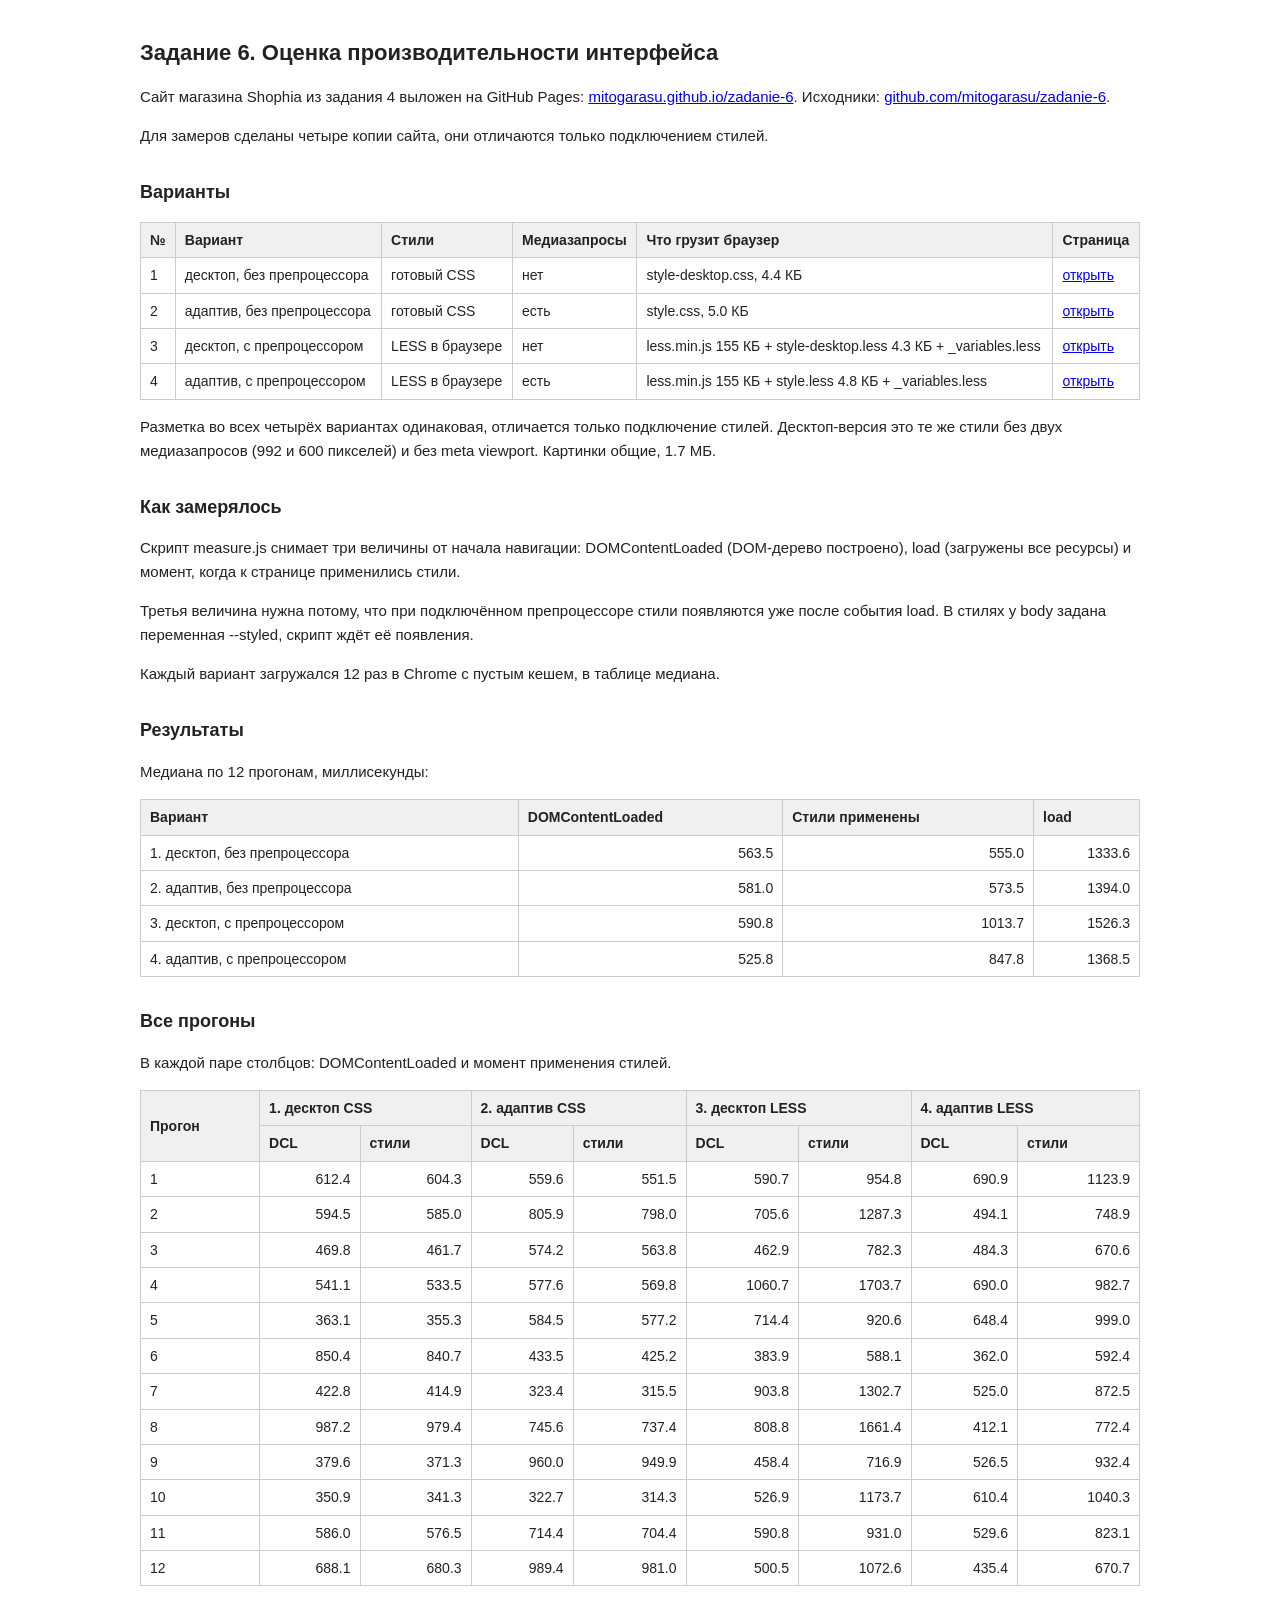
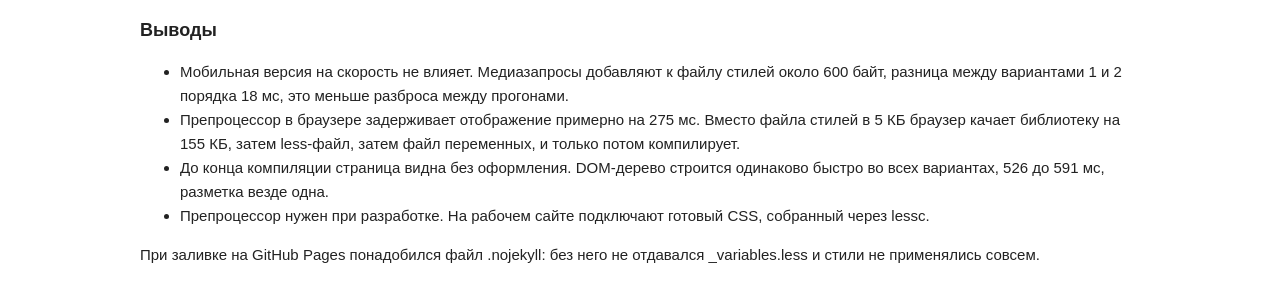
<file: report.html>
<!DOCTYPE html>
<html lang="ru">
<head>
<meta charset="utf-8">
<meta name="viewport" content="width=device-width, initial-scale=1">
<title>Задание 6. Оценка производительности интерфейса</title>
<style>
body { font: 15px/1.6 Arial, sans-serif; max-width: 1000px; margin: 0 auto; padding: 20px; color: #222 }
h1 { font-size: 22px }
h2 { font-size: 18px; margin-top: 30px }
table { border-collapse: collapse; width: 100%; margin: 15px 0; font-size: 14px }
th, td { border: 1px solid #ccc; padding: 6px 9px; text-align: left }
th { background: #f0f0f0 }
.num { text-align: right }
</style>
</head>
<body>

<h1>Задание 6. Оценка производительности интерфейса</h1>

<p>Сайт магазина Shophia из задания 4 выложен на GitHub Pages:
<a href="https://mitogarasu.github.io/zadanie-6/">mitogarasu.github.io/zadanie-6</a>.
Исходники: <a href="https://github.com/mitogarasu/zadanie-6">github.com/mitogarasu/zadanie-6</a>.</p>

<p>Для замеров сделаны четыре копии сайта, они отличаются только подключением стилей.</p>

<h2>Варианты</h2>
<table>
<tr><th>№</th><th>Вариант</th><th>Стили</th><th>Медиазапросы</th><th>Что грузит браузер</th><th>Страница</th></tr>
<tr><td>1</td><td>десктоп, без препроцессора</td><td>готовый CSS</td><td>нет</td><td>style-desktop.css, 4.4 КБ</td><td><a href="desktop-css/">открыть</a></td></tr>
<tr><td>2</td><td>адаптив, без препроцессора</td><td>готовый CSS</td><td>есть</td><td>style.css, 5.0 КБ</td><td><a href="adaptive-css/">открыть</a></td></tr>
<tr><td>3</td><td>десктоп, с препроцессором</td><td>LESS в браузере</td><td>нет</td><td>less.min.js 155 КБ + style-desktop.less 4.3 КБ + _variables.less</td><td><a href="desktop-less/">открыть</a></td></tr>
<tr><td>4</td><td>адаптив, с препроцессором</td><td>LESS в браузере</td><td>есть</td><td>less.min.js 155 КБ + style.less 4.8 КБ + _variables.less</td><td><a href="adaptive-less/">открыть</a></td></tr>
</table>

<p>Разметка во всех четырёх вариантах одинаковая, отличается только подключение стилей.
Десктоп-версия это те же стили без двух медиазапросов (992 и 600 пикселей) и без meta viewport.
Картинки общие, 1.7 МБ.</p>

<h2>Как замерялось</h2>
<p>Скрипт measure.js снимает три величины от начала навигации: DOMContentLoaded (DOM-дерево построено),
load (загружены все ресурсы) и момент, когда к странице применились стили.</p>
<p>Третья величина нужна потому, что при подключённом препроцессоре стили появляются уже после события load.
В стилях у body задана переменная --styled, скрипт ждёт её появления.</p>
<p>Каждый вариант загружался 12 раз в Chrome с пустым кешем, в таблице медиана.</p>

<h2>Результаты</h2>
<p>Медиана по 12 прогонам, миллисекунды:</p>
<table>
<tr><th>Вариант</th><th>DOMContentLoaded</th><th>Стили применены</th><th>load</th></tr>
<tr><td>1. десктоп, без препроцессора</td><td class="num">563.5</td><td class="num">555.0</td><td class="num">1333.6</td></tr>
<tr><td>2. адаптив, без препроцессора</td><td class="num">581.0</td><td class="num">573.5</td><td class="num">1394.0</td></tr>
<tr><td>3. десктоп, с препроцессором</td><td class="num">590.8</td><td class="num">1013.7</td><td class="num">1526.3</td></tr>
<tr><td>4. адаптив, с препроцессором</td><td class="num">525.8</td><td class="num">847.8</td><td class="num">1368.5</td></tr>
</table>

<h2>Все прогоны</h2>
<p>В каждой паре столбцов: DOMContentLoaded и момент применения стилей.</p>
<table>
<tr><th rowspan="2">Прогон</th><th colspan="2">1. десктоп CSS</th><th colspan="2">2. адаптив CSS</th><th colspan="2">3. десктоп LESS</th><th colspan="2">4. адаптив LESS</th></tr>
<tr><th>DCL</th><th>стили</th><th>DCL</th><th>стили</th><th>DCL</th><th>стили</th><th>DCL</th><th>стили</th></tr>
<tr><td>1</td><td class="num">612.4</td><td class="num">604.3</td><td class="num">559.6</td><td class="num">551.5</td><td class="num">590.7</td><td class="num">954.8</td><td class="num">690.9</td><td class="num">1123.9</td></tr>
<tr><td>2</td><td class="num">594.5</td><td class="num">585.0</td><td class="num">805.9</td><td class="num">798.0</td><td class="num">705.6</td><td class="num">1287.3</td><td class="num">494.1</td><td class="num">748.9</td></tr>
<tr><td>3</td><td class="num">469.8</td><td class="num">461.7</td><td class="num">574.2</td><td class="num">563.8</td><td class="num">462.9</td><td class="num">782.3</td><td class="num">484.3</td><td class="num">670.6</td></tr>
<tr><td>4</td><td class="num">541.1</td><td class="num">533.5</td><td class="num">577.6</td><td class="num">569.8</td><td class="num">1060.7</td><td class="num">1703.7</td><td class="num">690.0</td><td class="num">982.7</td></tr>
<tr><td>5</td><td class="num">363.1</td><td class="num">355.3</td><td class="num">584.5</td><td class="num">577.2</td><td class="num">714.4</td><td class="num">920.6</td><td class="num">648.4</td><td class="num">999.0</td></tr>
<tr><td>6</td><td class="num">850.4</td><td class="num">840.7</td><td class="num">433.5</td><td class="num">425.2</td><td class="num">383.9</td><td class="num">588.1</td><td class="num">362.0</td><td class="num">592.4</td></tr>
<tr><td>7</td><td class="num">422.8</td><td class="num">414.9</td><td class="num">323.4</td><td class="num">315.5</td><td class="num">903.8</td><td class="num">1302.7</td><td class="num">525.0</td><td class="num">872.5</td></tr>
<tr><td>8</td><td class="num">987.2</td><td class="num">979.4</td><td class="num">745.6</td><td class="num">737.4</td><td class="num">808.8</td><td class="num">1661.4</td><td class="num">412.1</td><td class="num">772.4</td></tr>
<tr><td>9</td><td class="num">379.6</td><td class="num">371.3</td><td class="num">960.0</td><td class="num">949.9</td><td class="num">458.4</td><td class="num">716.9</td><td class="num">526.5</td><td class="num">932.4</td></tr>
<tr><td>10</td><td class="num">350.9</td><td class="num">341.3</td><td class="num">322.7</td><td class="num">314.3</td><td class="num">526.9</td><td class="num">1173.7</td><td class="num">610.4</td><td class="num">1040.3</td></tr>
<tr><td>11</td><td class="num">586.0</td><td class="num">576.5</td><td class="num">714.4</td><td class="num">704.4</td><td class="num">590.8</td><td class="num">931.0</td><td class="num">529.6</td><td class="num">823.1</td></tr>
<tr><td>12</td><td class="num">688.1</td><td class="num">680.3</td><td class="num">989.4</td><td class="num">981.0</td><td class="num">500.5</td><td class="num">1072.6</td><td class="num">435.4</td><td class="num">670.7</td></tr>
</table>

<h2>Выводы</h2>
<ul>
<li>Мобильная версия на скорость не влияет. Медиазапросы добавляют к файлу стилей около 600 байт,
разница между вариантами 1 и 2 порядка 18 мс, это меньше разброса между прогонами.</li>
<li>Препроцессор в браузере задерживает отображение примерно на 275 мс. Вместо файла стилей в 5 КБ
браузер качает библиотеку на 155 КБ, затем less-файл, затем файл переменных, и только потом компилирует.</li>
<li>До конца компиляции страница видна без оформления. DOM-дерево строится одинаково быстро во всех
вариантах, 526 до 591 мс, разметка везде одна.</li>
<li>Препроцессор нужен при разработке. На рабочем сайте подключают готовый CSS, собранный через lessc.</li>
</ul>

<p>При заливке на GitHub Pages понадобился файл .nojekyll: без него не отдавался _variables.less
и стили не применялись совсем.</p>

</body>
</html>
</file>
<file: css/style.css>
* {
  box-sizing: border-box;
}
body {
  --styled: 1;
  margin: 0;
  font: 14px/1.6 Arial, Helvetica, sans-serif;
  color: #585858;
}
h1,
h2,
h3,
p,
ul {
  margin: 0;
}
img {
  max-width: 100%;
}
a {
  color: #f09d66;
}
.container {
  max-width: 1200px;
  margin: 0 auto;
  padding: 0 15px;
}
.visually-hidden {
  position: absolute;
  width: 1px;
  height: 1px;
  overflow: hidden;
  clip-path: inset(50%);
}
.title {
  margin-bottom: 30px;
  font-size: 28px;
  font-style: italic;
  text-align: center;
  color: #141414;
}
.title--light {
  color: #fff;
}
.btn {
  display: inline-block;
  padding: 14px 34px;
  background: #f09d66;
  color: #fff;
  text-transform: uppercase;
  text-decoration: none;
}
.btn:hover {
  background: #eb7f38;
}
.header {
  border-bottom: 1px solid #e5e5e5;
}
.header__inner {
  display: flex;
  justify-content: space-between;
  align-items: center;
  flex-wrap: wrap;
  gap: 15px;
  padding: 15px;
}
.menu {
  display: flex;
  justify-content: flex-start;
  align-items: center;
  flex-wrap: wrap;
  gap: 20px;
  list-style: none;
  padding: 0;
}
.menu a {
  color: #585858;
  text-decoration: none;
}
.menu a:hover {
  color: #f09d66;
}
.hero {
  display: flex;
  justify-content: center;
  align-items: center;
  min-height: 450px;
  padding: 30px 15px;
  background: url("../img/hero.png") center / cover no-repeat;
  text-align: center;
}
.hero__box {
  padding: 30px;
  border: 1px solid #fff;
  background: rgba(255, 255, 255, 0.25);
}
.hero__title {
  font-size: 40px;
  font-weight: normal;
  text-transform: uppercase;
  color: #141414;
}
.hero__text {
  margin: 10px 0 20px;
  font-size: 18px;
  text-transform: uppercase;
}
.features {
  padding: 40px 0;
}
.features__list {
  display: flex;
  flex-wrap: wrap;
  gap: 10px;
}
.feature {
  display: flex;
  justify-content: flex-start;
  align-items: center;
  flex: 1 1 250px;
  gap: 15px;
  padding: 20px;
  background: #d9bf8f;
  color: #fff;
}
.feature--dark {
  background: #141414;
}
.feature h3 {
  font-size: 18px;
  font-weight: normal;
  text-transform: uppercase;
}
.feature p {
  font-size: 12px;
}
.section {
  padding: 40px 0;
}
.picked {
  display: flex;
  flex-wrap: wrap;
  gap: 15px;
}
.picked img {
  flex: 1 1 300px;
  height: 320px;
  object-fit: cover;
}
.products {
  display: flex;
  flex-wrap: wrap;
  gap: 15px;
  list-style: none;
  padding: 0;
}
.product {
  position: relative;
  flex: 1 1 250px;
}
.product img {
  display: block;
  width: 100%;
  height: 280px;
  object-fit: cover;
}
.product__cart {
  position: absolute;
  left: 0;
  right: 0;
  bottom: 0;
  padding: 10px;
  background: rgba(0, 0, 0, 0.75);
  color: #fff;
  font-size: 12px;
  text-align: center;
  text-transform: uppercase;
}
.product:hover .product__cart {
  background: #f09d66;
}
.brands {
  display: flex;
  justify-content: space-around;
  align-items: center;
  flex-wrap: wrap;
  gap: 20px;
  list-style: none;
  padding: 0;
}
.reviews {
  padding: 40px 0;
  background: #d9bf8f;
}
.reviews__list {
  display: flex;
  flex-wrap: wrap;
  gap: 30px;
}
.review {
  display: flex;
  justify-content: flex-start;
  align-items: flex-end;
  flex: 1 1 400px;
  gap: 15px;
}
.review img {
  width: 150px;
}
.review__text {
  font-style: italic;
  color: #fff;
}
.review__name {
  margin-top: 10px;
  font-size: 22px;
  font-style: italic;
  color: #141414;
}
.review__role {
  font-size: 12px;
  text-transform: uppercase;
  color: #fff;
}
.footer {
  padding: 40px 0 20px;
  background: #141414;
  color: #9a9a9a;
}
.footer__inner {
  display: flex;
  flex-wrap: wrap;
  gap: 30px;
}
.footer__col {
  flex: 1 1 200px;
}
.footer__col h2 {
  margin-bottom: 15px;
  font-size: 15px;
  text-transform: uppercase;
  color: #fff;
}
.footer__col ul {
  list-style: none;
  padding: 0;
}
.footer__col li {
  margin-bottom: 8px;
}
.footer__col a {
  color: #9a9a9a;
  text-decoration: none;
}
.footer__col a:hover {
  color: #f09d66;
}
.footer__copy {
  margin-top: 30px;
  padding-top: 15px;
  border-top: 1px solid #2e2e2e;
  font-size: 12px;
  text-align: center;
}
.subscribe {
  display: flex;
}
.subscribe input {
  flex: 1 1 auto;
  min-width: 0;
  padding: 10px;
  border: 1px solid #2e2e2e;
  background: #232323;
  color: #9a9a9a;
}
.subscribe button {
  padding: 10px 18px;
  border: 0;
  background: #f09d66;
  color: #fff;
  text-transform: uppercase;
  cursor: pointer;
}
@media (max-width: 992px) {
  .header__inner {
    justify-content: center;
  }
  .hero {
    min-height: 350px;
  }
  .hero__title {
    font-size: 30px;
  }
  .title {
    font-size: 24px;
  }
}
@media (max-width: 600px) {
  .header__inner {
    flex-direction: column;
  }
  .logo {
    width: 150px;
  }
  .menu {
    justify-content: center;
    gap: 14px;
  }
  .picked img,
  .product,
  .feature,
  .review,
  .footer__col {
    flex-basis: 100%;
  }
  .review {
    flex-wrap: wrap;
  }
  .review img {
    width: 120px;
  }
  .hero__title {
    font-size: 24px;
  }
}
</file>
<file: css/style-desktop.css>
* {
  box-sizing: border-box;
}
body {
  --styled: 1;
  margin: 0;
  font: 14px/1.6 Arial, Helvetica, sans-serif;
  color: #585858;
}
h1,
h2,
h3,
p,
ul {
  margin: 0;
}
img {
  max-width: 100%;
}
a {
  color: #f09d66;
}
.container {
  max-width: 1200px;
  margin: 0 auto;
  padding: 0 15px;
}
.visually-hidden {
  position: absolute;
  width: 1px;
  height: 1px;
  overflow: hidden;
  clip-path: inset(50%);
}
.title {
  margin-bottom: 30px;
  font-size: 28px;
  font-style: italic;
  text-align: center;
  color: #141414;
}
.title--light {
  color: #fff;
}
.btn {
  display: inline-block;
  padding: 14px 34px;
  background: #f09d66;
  color: #fff;
  text-transform: uppercase;
  text-decoration: none;
}
.btn:hover {
  background: #eb7f38;
}
.header {
  border-bottom: 1px solid #e5e5e5;
}
.header__inner {
  display: flex;
  justify-content: space-between;
  align-items: center;
  flex-wrap: wrap;
  gap: 15px;
  padding: 15px;
}
.menu {
  display: flex;
  justify-content: flex-start;
  align-items: center;
  flex-wrap: wrap;
  gap: 20px;
  list-style: none;
  padding: 0;
}
.menu a {
  color: #585858;
  text-decoration: none;
}
.menu a:hover {
  color: #f09d66;
}
.hero {
  display: flex;
  justify-content: center;
  align-items: center;
  min-height: 450px;
  padding: 30px 15px;
  background: url("../img/hero.png") center / cover no-repeat;
  text-align: center;
}
.hero__box {
  padding: 30px;
  border: 1px solid #fff;
  background: rgba(255, 255, 255, 0.25);
}
.hero__title {
  font-size: 40px;
  font-weight: normal;
  text-transform: uppercase;
  color: #141414;
}
.hero__text {
  margin: 10px 0 20px;
  font-size: 18px;
  text-transform: uppercase;
}
.features {
  padding: 40px 0;
}
.features__list {
  display: flex;
  flex-wrap: wrap;
  gap: 10px;
}
.feature {
  display: flex;
  justify-content: flex-start;
  align-items: center;
  flex: 1 1 250px;
  gap: 15px;
  padding: 20px;
  background: #d9bf8f;
  color: #fff;
}
.feature--dark {
  background: #141414;
}
.feature h3 {
  font-size: 18px;
  font-weight: normal;
  text-transform: uppercase;
}
.feature p {
  font-size: 12px;
}
.section {
  padding: 40px 0;
}
.picked {
  display: flex;
  flex-wrap: wrap;
  gap: 15px;
}
.picked img {
  flex: 1 1 300px;
  height: 320px;
  object-fit: cover;
}
.products {
  display: flex;
  flex-wrap: wrap;
  gap: 15px;
  list-style: none;
  padding: 0;
}
.product {
  position: relative;
  flex: 1 1 250px;
}
.product img {
  display: block;
  width: 100%;
  height: 280px;
  object-fit: cover;
}
.product__cart {
  position: absolute;
  left: 0;
  right: 0;
  bottom: 0;
  padding: 10px;
  background: rgba(0, 0, 0, 0.75);
  color: #fff;
  font-size: 12px;
  text-align: center;
  text-transform: uppercase;
}
.product:hover .product__cart {
  background: #f09d66;
}
.brands {
  display: flex;
  justify-content: space-around;
  align-items: center;
  flex-wrap: wrap;
  gap: 20px;
  list-style: none;
  padding: 0;
}
.reviews {
  padding: 40px 0;
  background: #d9bf8f;
}
.reviews__list {
  display: flex;
  flex-wrap: wrap;
  gap: 30px;
}
.review {
  display: flex;
  justify-content: flex-start;
  align-items: flex-end;
  flex: 1 1 400px;
  gap: 15px;
}
.review img {
  width: 150px;
}
.review__text {
  font-style: italic;
  color: #fff;
}
.review__name {
  margin-top: 10px;
  font-size: 22px;
  font-style: italic;
  color: #141414;
}
.review__role {
  font-size: 12px;
  text-transform: uppercase;
  color: #fff;
}
.footer {
  padding: 40px 0 20px;
  background: #141414;
  color: #9a9a9a;
}
.footer__inner {
  display: flex;
  flex-wrap: wrap;
  gap: 30px;
}
.footer__col {
  flex: 1 1 200px;
}
.footer__col h2 {
  margin-bottom: 15px;
  font-size: 15px;
  text-transform: uppercase;
  color: #fff;
}
.footer__col ul {
  list-style: none;
  padding: 0;
}
.footer__col li {
  margin-bottom: 8px;
}
.footer__col a {
  color: #9a9a9a;
  text-decoration: none;
}
.footer__col a:hover {
  color: #f09d66;
}
.footer__copy {
  margin-top: 30px;
  padding-top: 15px;
  border-top: 1px solid #2e2e2e;
  font-size: 12px;
  text-align: center;
}
.subscribe {
  display: flex;
}
.subscribe input {
  flex: 1 1 auto;
  min-width: 0;
  padding: 10px;
  border: 1px solid #2e2e2e;
  background: #232323;
  color: #9a9a9a;
}
.subscribe button {
  padding: 10px 18px;
  border: 0;
  background: #f09d66;
  color: #fff;
  text-transform: uppercase;
  cursor: pointer;
}
</file>
